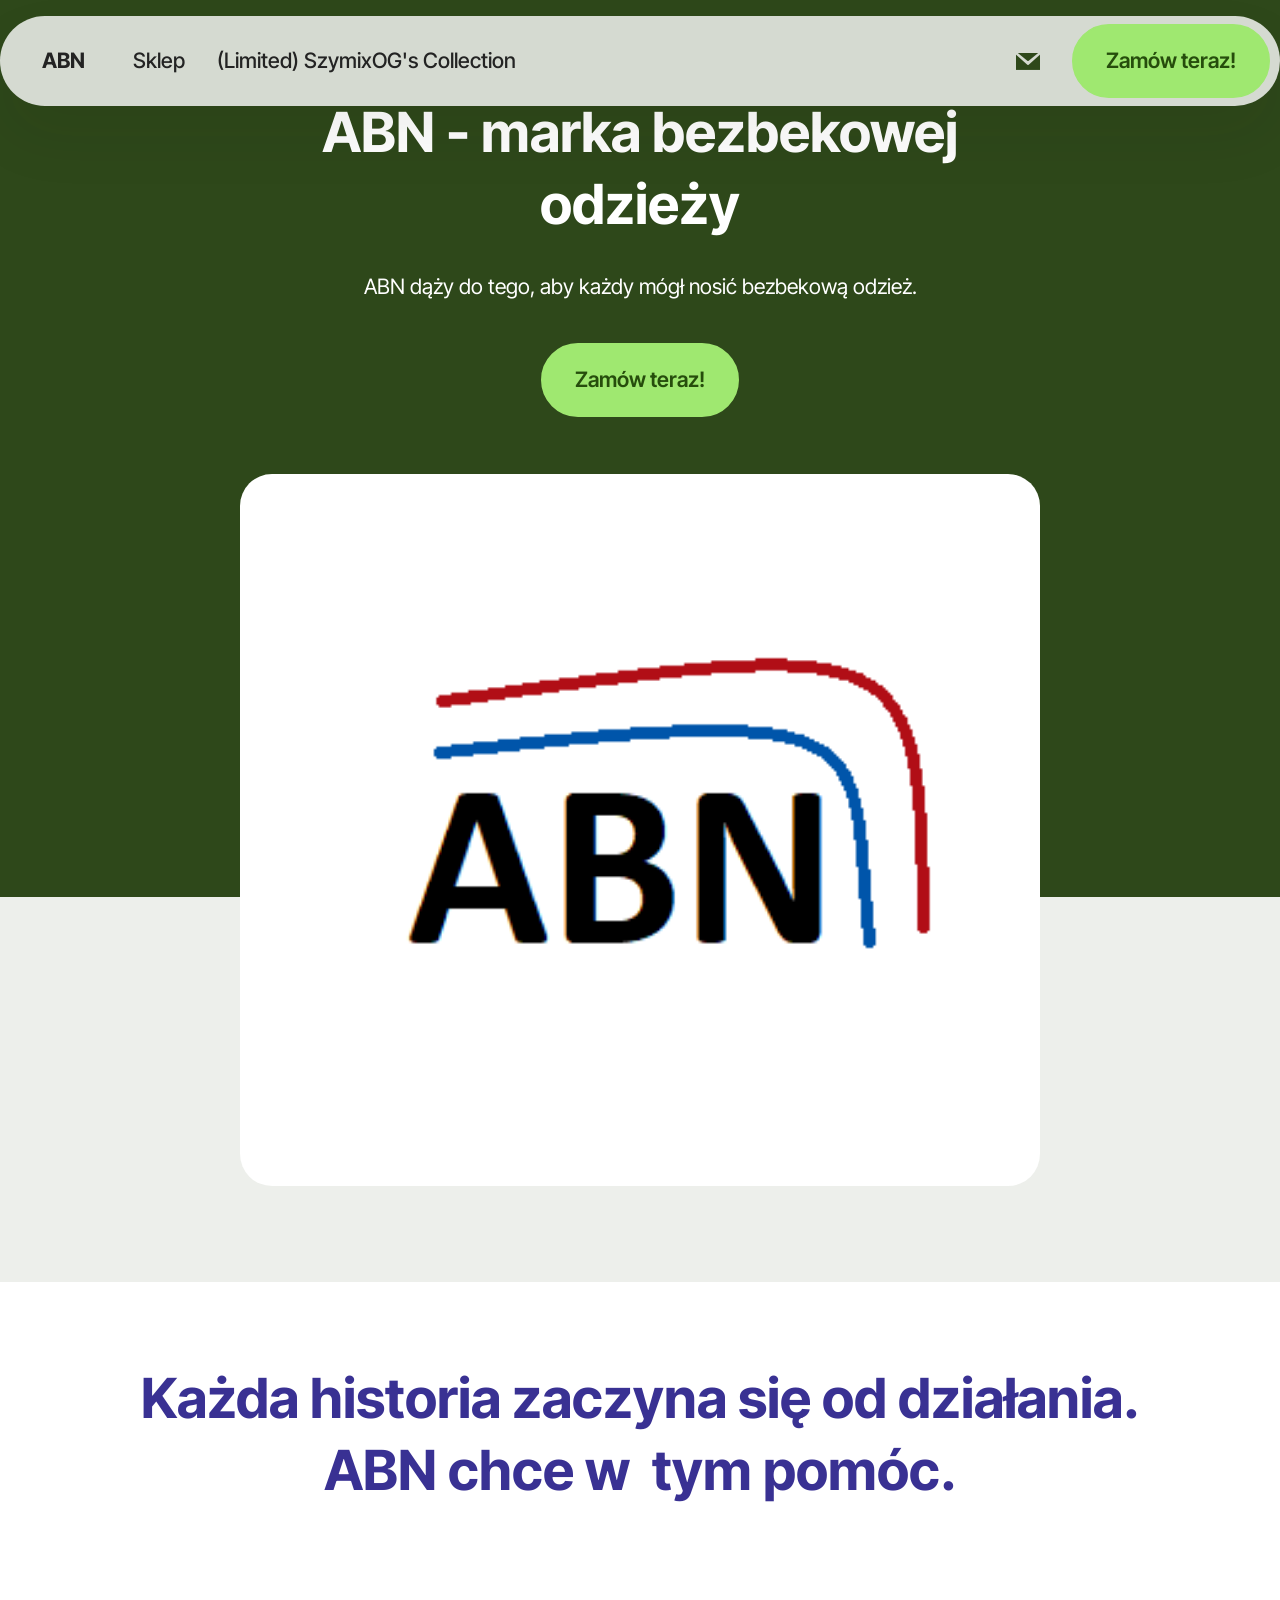
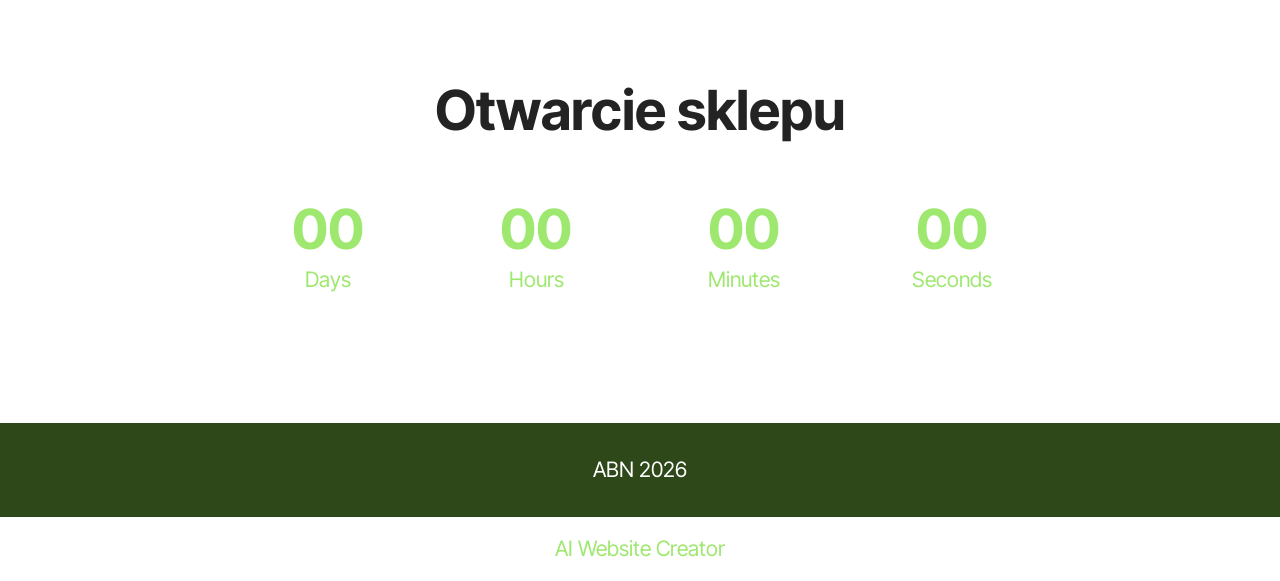
<file: index.html>
<!DOCTYPE html>
<html  >
<head>
  <!-- Site made with Mobirise Website Builder v6.1.12, https://mobirise.com -->
  <meta charset="UTF-8">
  <meta http-equiv="X-UA-Compatible" content="IE=edge">
  <meta name="generator" content="Mobirise v6.1.12, mobirise.com">
  <meta name="viewport" content="width=device-width, initial-scale=1, minimum-scale=1">
  <link rel="shortcut icon" href="assets/images/abn-1.png" type="image/x-icon">
  <meta name="description" content="">
  
  
  <title>Home</title>
  <link rel="stylesheet" href="assets/web/assets/mobirise-icons2/mobirise2.css">
  <link rel="stylesheet" href="assets/bootstrap/css/bootstrap.min.css">
  <link rel="stylesheet" href="assets/dropdown/css/style.css">
  <link rel="stylesheet" href="assets/socicon/css/styles.css">
  <link rel="stylesheet" href="assets/theme/css/style.css">
  <link rel="preload" href="https://fonts.googleapis.com/css?family=Inter+Tight:100,200,300,400,500,600,700,800,900,100i,200i,300i,400i,500i,600i,700i,800i,900i&display=swap" as="style" onload="this.onload=null;this.rel='stylesheet'">
  <noscript><link rel="stylesheet" href="https://fonts.googleapis.com/css?family=Inter+Tight:100,200,300,400,500,600,700,800,900,100i,200i,300i,400i,500i,600i,700i,800i,900i&display=swap"></noscript>
  <link rel="preload" as="style" href="assets/mobirise/css/mbr-additional.css?v=lJXHbx"><link rel="stylesheet" href="assets/mobirise/css/mbr-additional.css?v=lJXHbx" type="text/css">

  
  
  
</head>
<body>
  
  <section data-bs-version="5.1" class="menu menu1 cid-vxWdm8sOWc" once="menu" id="menu01-0">
	

	<nav class="navbar navbar-dropdown navbar-fixed-top navbar-expand-lg">
		<div class="container">
			<div class="navbar-brand">
				
				<span class="navbar-caption-wrap"><a class="navbar-caption text-black text-primary display-4" href="index.html">ABN</a></span>
			</div>
			<button class="navbar-toggler" type="button" data-toggle="collapse" data-bs-toggle="collapse" data-target="#navbarSupportedContent" data-bs-target="#navbarSupportedContent" aria-controls="navbarNavAltMarkup" aria-expanded="false" aria-label="Toggle navigation">
				<div class="hamburger">
					<span></span>
					<span></span>
					<span></span>
					<span></span>
				</div>
			</button>
			<div class="collapse navbar-collapse" id="navbarSupportedContent">
				<ul class="navbar-nav nav-dropdown" data-app-modern-menu="true"><li class="nav-item">
						<a class="nav-link link text-black text-primary display-4" href="page2.html">Sklep</a>
					</li>
					
					<li class="nav-item">
						<a class="nav-link link text-black text-primary display-4" href="page1.html">(Limited) SzymixOG's Collection</a>
					</li></ul>
				<div class="icons-menu">
					<a class="iconfont-wrapper" href="mailto:abn-support-start@proton.me?subject=ABN%20">
						<span class="p-2 mbr-iconfont socicon-mail socicon"></span>
					</a>
					
					
					
				</div>
				<div class="navbar-buttons mbr-section-btn"><a class="btn btn-primary display-4">Zamów teraz!</a></div>
			</div>
		</div>
	</nav>
</section>

<section data-bs-version="5.1" class="header5 cid-vxWdudC8wj" id="header05-1">
	

	
	
	<div class="topbg"></div>
	<div class="align-center container-fluid">
		<div class="row justify-content-center">
			<div class="col-md-12 content-head">
				<h1 class="mbr-section-title mbr-fonts-style mb-4 display-2"><strong>ABN - marka bezbekowej odzieży</strong></h1>
				<p class="mbr-text mbr-fonts-style mb-4 display-7">ABN dąży do tego, aby każdy mógł nosić bezbekową odzież.</p>
				<div class="mbr-section-btn mt-3"><a class="btn btn-primary display-7" href="https://mobiri.se">Zamów teraz!</a></div>
			</div>
		</div>
		<div class="row mt-5 justify-content-center">
			<div class="col-12 col-lg-8">
				<img src="assets/images/abn.png" alt="Mobirise Website Builder" title="">
			</div>
		</div>
	</div>
</section>

<section data-bs-version="5.1" class="article14 cid-vxWdHVRhai" id="article14-2">
    
    <div class="container">
        <div class="row justify-content-center">
            <div class="col-md-12 col-lg-10">
                <h3 class="mbr-section-title mbr-fonts-style display-2"><strong>Każda historia zaczyna się od działania. ABN chce w&nbsp; tym pomóc.</strong></h3>
                
            </div>
        </div>
    </div>
</section>

<section data-bs-version="5.1" class="countdown1 cid-vxWeecMCMe" id="countdown1-6">
    
    
    
    
    <div class="container-fluid">
        <div class="row justify-content-center">
            <div class="col-lg-8">
                <h3 class="mbr-section-title mb-5 align-center mbr-fonts-style display-2"><strong>Otwarcie sklepu</strong></h3>
                
                <div class="countdown-cont align-center mb-5 display-2">
                    <div title="Days" class="daysCountdown col-xs-3 col-sm-3 col-md-3 display-4"></div>
                    <div title="Hours" class="hoursCountdown col-xs-3 col-sm-3 col-md-3 display-4"></div>
                    <div title="Minutes" class="minutesCountdown col-xs-3 col-sm-3 col-md-3 display-4"></div>
                    <div title="Seconds" class="secondsCountdown col-xs-3 col-sm-3 col-md-3 display-4"></div>
                    <div class="countdown" data-due-date="2026/11/10"></div>
                </div>
                
                
                
            </div>
        </div>
    </div>
</section>

<section data-bs-version="5.1" class="footer4 cid-vxWdUL7Ym1" once="footers" id="footer04-3">

    

    

    <div class="container">
        <div class="media-container-row align-center mbr-white">
            <div class="col-12">
                <p class="mbr-text mb-0 mbr-fonts-style display-7">ABN 2026</p>
            </div>
        </div>
    </div>
</section><section class="display-7" style="padding: 0;align-items: center;justify-content: center;flex-wrap: wrap;    align-content: center;display: flex;position: relative;height: 4rem;"><a href="https://mobiri.se/5195045" style="flex: 1 1;height: 4rem;position: absolute;width: 100%;z-index: 1;"><img alt="" style="height: 4rem;" src="[data-uri]"></a><p style="margin: 0;text-align: center;" class="display-7">&#8204;</p><a style="z-index:1" href="https://mobirise.com/builder/ai-website-creator.html">AI Website Creator</a></section><script src="assets/bootstrap/js/bootstrap.bundle.min.js"></script>  <script src="assets/smoothscroll/smooth-scroll.js"></script>  <script src="assets/ytplayer/index.js"></script>  <script src="assets/dropdown/js/navbar-dropdown.js"></script>  <script src="assets/countdown/countdown.js"></script>  <script src="assets/theme/js/script.js"></script>  
  
  
</body>
</html>
</file>
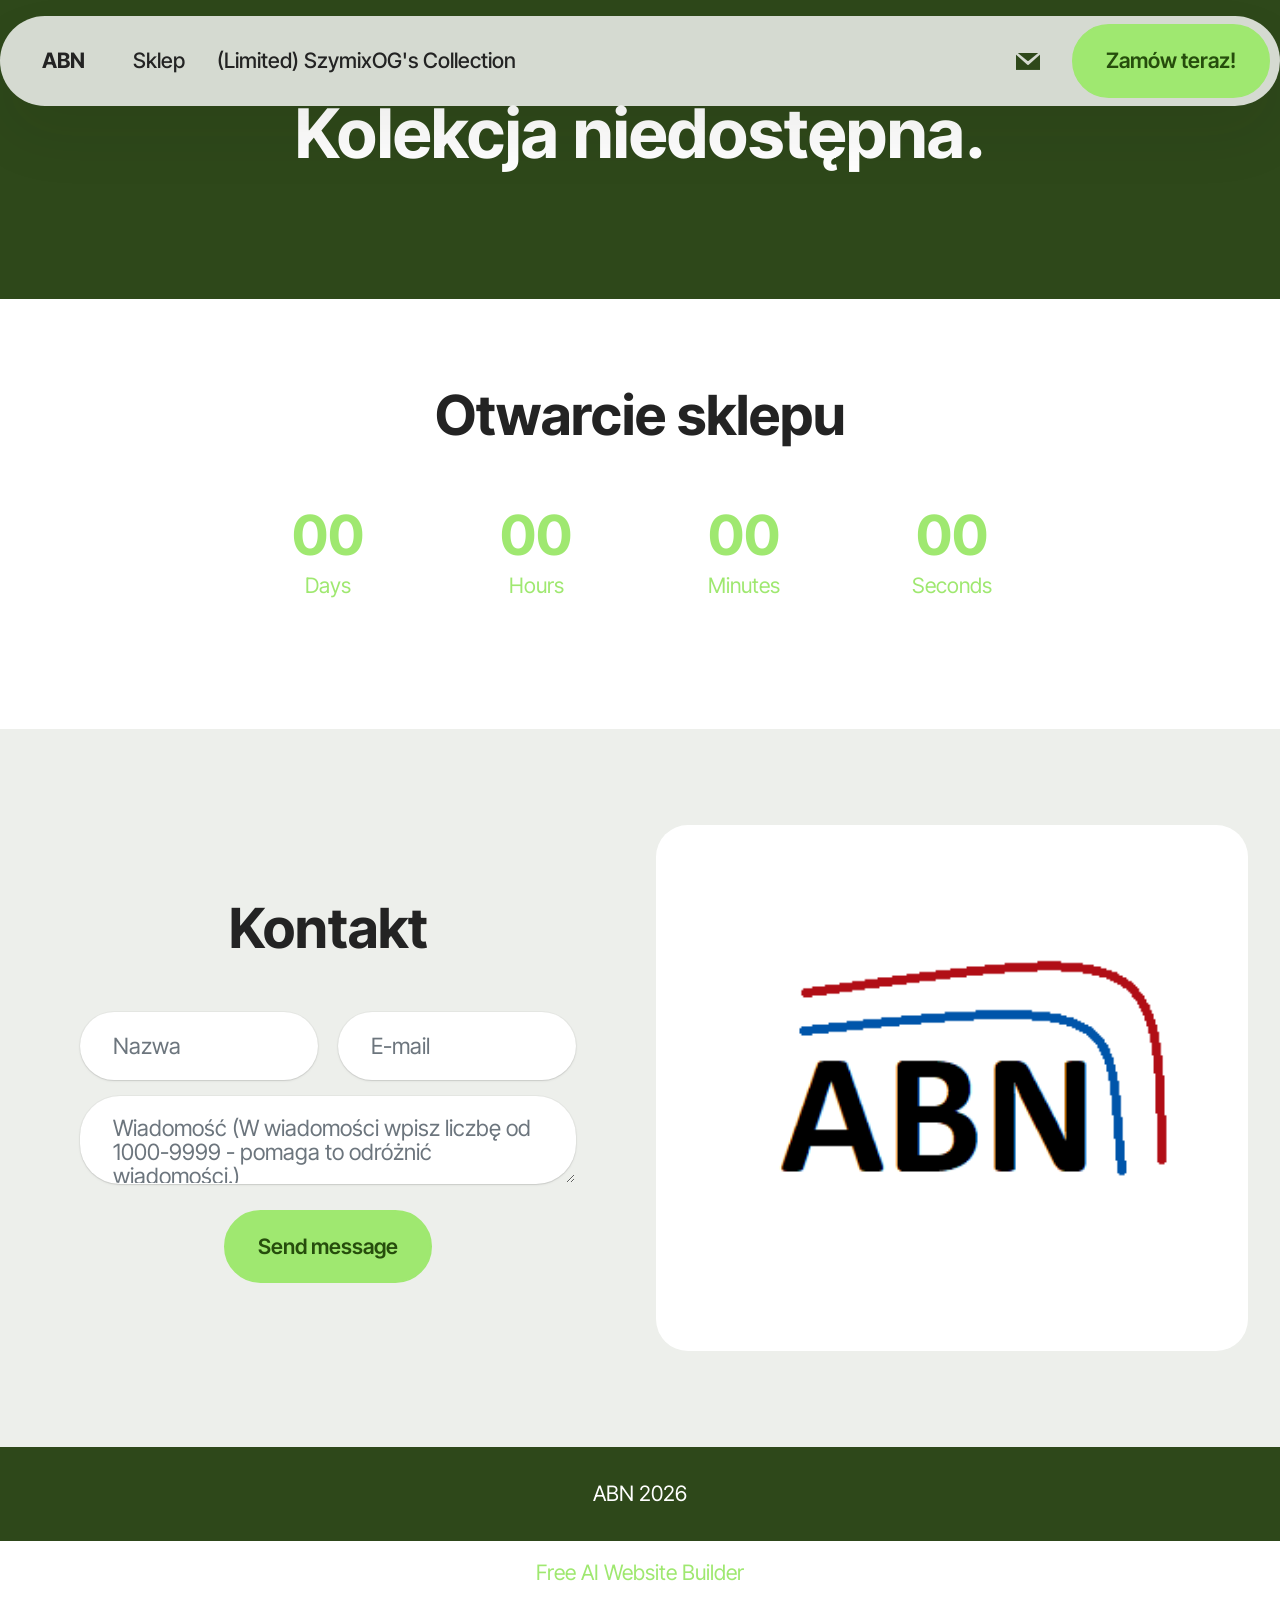
<file: page1.html>
<!DOCTYPE html>
<html  >
<head>
  <!-- Site made with Mobirise Website Builder v6.1.12, https://mobirise.com -->
  <meta charset="UTF-8">
  <meta http-equiv="X-UA-Compatible" content="IE=edge">
  <meta name="generator" content="Mobirise v6.1.12, mobirise.com">
  <meta name="viewport" content="width=device-width, initial-scale=1, minimum-scale=1">
  <link rel="shortcut icon" href="assets/images/abn-1.png" type="image/x-icon">
  <meta name="description" content="">
  
  
  <title>Page 1</title>
  <link rel="stylesheet" href="assets/web/assets/mobirise-icons2/mobirise2.css">
  <link rel="stylesheet" href="assets/bootstrap/css/bootstrap.min.css">
  <link rel="stylesheet" href="assets/dropdown/css/style.css">
  <link rel="stylesheet" href="assets/socicon/css/styles.css">
  <link rel="stylesheet" href="assets/theme/css/style.css">
  <link rel="preload" href="https://fonts.googleapis.com/css?family=Inter+Tight:100,200,300,400,500,600,700,800,900,100i,200i,300i,400i,500i,600i,700i,800i,900i&display=swap" as="style" onload="this.onload=null;this.rel='stylesheet'">
  <noscript><link rel="stylesheet" href="https://fonts.googleapis.com/css?family=Inter+Tight:100,200,300,400,500,600,700,800,900,100i,200i,300i,400i,500i,600i,700i,800i,900i&display=swap"></noscript>
  <link rel="preload" as="style" href="assets/mobirise/css/mbr-additional.css?v=HfjFwb"><link rel="stylesheet" href="assets/mobirise/css/mbr-additional.css?v=HfjFwb" type="text/css">

  
  
  
</head>
<body>
  
  <section data-bs-version="5.1" class="menu menu1 cid-vxWoRi1SAU" once="menu" id="menu01-d">
	

	<nav class="navbar navbar-dropdown navbar-fixed-top navbar-expand-lg">
		<div class="container">
			<div class="navbar-brand">
				
				<span class="navbar-caption-wrap"><a class="navbar-caption text-black text-primary display-4" href="index.html">ABN</a></span>
			</div>
			<button class="navbar-toggler" type="button" data-toggle="collapse" data-bs-toggle="collapse" data-target="#navbarSupportedContent" data-bs-target="#navbarSupportedContent" aria-controls="navbarNavAltMarkup" aria-expanded="false" aria-label="Toggle navigation">
				<div class="hamburger">
					<span></span>
					<span></span>
					<span></span>
					<span></span>
				</div>
			</button>
			<div class="collapse navbar-collapse" id="navbarSupportedContent">
				<ul class="navbar-nav nav-dropdown" data-app-modern-menu="true"><li class="nav-item">
						<a class="nav-link link text-black text-primary display-4" href="page2.html">Sklep</a>
					</li>
					
					<li class="nav-item">
						<a class="nav-link link text-black text-primary display-4" href="page1.html">(Limited) SzymixOG's Collection</a>
					</li></ul>
				<div class="icons-menu">
					<a class="iconfont-wrapper" href="mailto:abn-support-start@proton.me?subject=ABN%20">
						<span class="p-2 mbr-iconfont socicon-mail socicon"></span>
					</a>
					
					
					
				</div>
				<div class="navbar-buttons mbr-section-btn"><a class="btn btn-primary display-4">Zamów teraz!</a></div>
			</div>
		</div>
	</nav>
</section>

<section data-bs-version="5.1" class="info1 cid-vxWrwUsUBV" id="info1-h">
    

    
    
    <div class="align-center container">
        <div class="row justify-content-center">
            <div class="col-12 col-lg-8">
                <h3 class="mbr-section-title mb-4 mbr-fonts-style display-1"><strong>Kolekcja niedostępna.</strong></h3>
                
                
            </div>
        </div>
    </div>
</section>

<section data-bs-version="5.1" class="countdown1 cid-vxWoOlMiIF" id="countdown1-b">
    
    
    
    
    <div class="container-fluid">
        <div class="row justify-content-center">
            <div class="col-lg-8">
                <h3 class="mbr-section-title mb-5 align-center mbr-fonts-style display-2"><strong>Otwarcie sklepu</strong></h3>
                
                <div class="countdown-cont align-center mb-5 display-2">
                    <div title="Days" class="daysCountdown col-xs-3 col-sm-3 col-md-3 display-4"></div>
                    <div title="Hours" class="hoursCountdown col-xs-3 col-sm-3 col-md-3 display-4"></div>
                    <div title="Minutes" class="minutesCountdown col-xs-3 col-sm-3 col-md-3 display-4"></div>
                    <div title="Seconds" class="secondsCountdown col-xs-3 col-sm-3 col-md-3 display-4"></div>
                    <div class="countdown" data-due-date="2026/11/10"></div>
                </div>
                
                
                
            </div>
        </div>
    </div>
</section>

<section data-bs-version="5.1" class="form03 cid-vxWp9tzCsk" id="form03-g">
    

    

    <div class="container">
        <div class="row justify-content-center align-items-center main-row">
            <div class="col-12 col-lg item-wrapper">
                <div class="mbr-section-head mb-5">
                    <h3 class="mbr-section-title mbr-fonts-style align-center mb-0 display-2"><strong>Kontakt</strong></h3>
                    
                </div>
                <div class="col-lg-12 mx-auto mbr-form" data-form-type="formoid">
                    <form action="https://mobirise.eu/" method="POST" class="mbr-form form-with-styler" data-form-title="Form Name"><input type="hidden" name="email" data-form-email="true" value="eEZANRsx0iR2zbhKsEp3JkFulFKgaweVfzJcI8gOgPD37p6b9JLdRtHzdS8PDGPBRVxVyCNtHecmHOtznUVH/BSdAP/TmwDHCEN8oZSn0tUdmALtFVEDl6LWl5N/Uj0l">
                        <div class="row">
                            <div hidden="hidden" data-form-alert="" class="alert alert-success col-12">Dziękujemy za kontakt! W najbliższym czasie konsultant odpowie na email! 
Kod: 22173381
Kod powyżej wymagany jest do potwierdzenia autentyczności informacji.

Ta wiadomość została wygenerowana automatycznie, odpowiedź skutkuje brakiem odpowiedzi konsultanta.</div>
                            <div hidden="hidden" data-form-alert-danger="" class="alert alert-danger col-12">
                                Oops...! some problem!
                            </div>
                        </div>
                        <div class="dragArea row">
                            <div class="col-md col-sm-12 form-group mb-3 mb-3" data-for="name">
                                <input type="text" name="name" placeholder="Nazwa" data-form-field="name" class="form-control" value="" id="name-form03-g">
                            </div>
                            <div class="col-md col-sm-12 form-group mb-3 mb-3" data-for="email">
                                <input type="email" name="email" placeholder="E-mail" data-form-field="email" class="form-control" value="" id="email-form03-g">
                            </div>
                            
                            <div class="col-12 form-group mb-3 mb-3" data-for="textarea">
                                <textarea name="textarea" placeholder="Wiadomość (W wiadomości wpisz liczbę od 1000-9999 - pomaga to odróżnić wiadomości.)" data-form-field="textarea" class="form-control" id="textarea-form03-g"></textarea>
                            </div>
                            <div class="col-auto align-center mbr-section-btn">
                              <button type="submit" class="w-100 btn btn-primary display-7">Send message</button>
                            </div>
                        </div>
                    </form>
                </div>


            </div>
            <div class="col-12 col-lg-6">
                <div class="image-wrapper">
                    <img class="w-100" src="assets/images/abn.png" alt="Mobirise Website Builder">
                </div>
            </div>

        </div>
    </div>
</section>

<section data-bs-version="5.1" class="footer4 cid-vxWoZmYeye" once="footers" id="footer04-e">

    

    

    <div class="container">
        <div class="media-container-row align-center mbr-white">
            <div class="col-12">
                <p class="mbr-text mb-0 mbr-fonts-style display-7">ABN 2026</p>
            </div>
        </div>
    </div>
</section><section class="display-7" style="padding: 0;align-items: center;justify-content: center;flex-wrap: wrap;    align-content: center;display: flex;position: relative;height: 4rem;"><a href="https://mobiri.se/5195045" style="flex: 1 1;height: 4rem;position: absolute;width: 100%;z-index: 1;"><img alt="" style="height: 4rem;" src="[data-uri]"></a><p style="margin: 0;text-align: center;" class="display-7">&#8204;</p><a style="z-index:1" href="https://mobirise.com/builder/ai-website-builder.html">Free AI Website Builder</a></section><script src="assets/bootstrap/js/bootstrap.bundle.min.js"></script>  <script src="assets/smoothscroll/smooth-scroll.js"></script>  <script src="assets/ytplayer/index.js"></script>  <script src="assets/dropdown/js/navbar-dropdown.js"></script>  <script src="assets/countdown/countdown.js"></script>  <script src="assets/theme/js/script.js"></script>  <script src="assets/formoid/formoid.min.js"></script>  
  
  
</body>
</html>
</file>
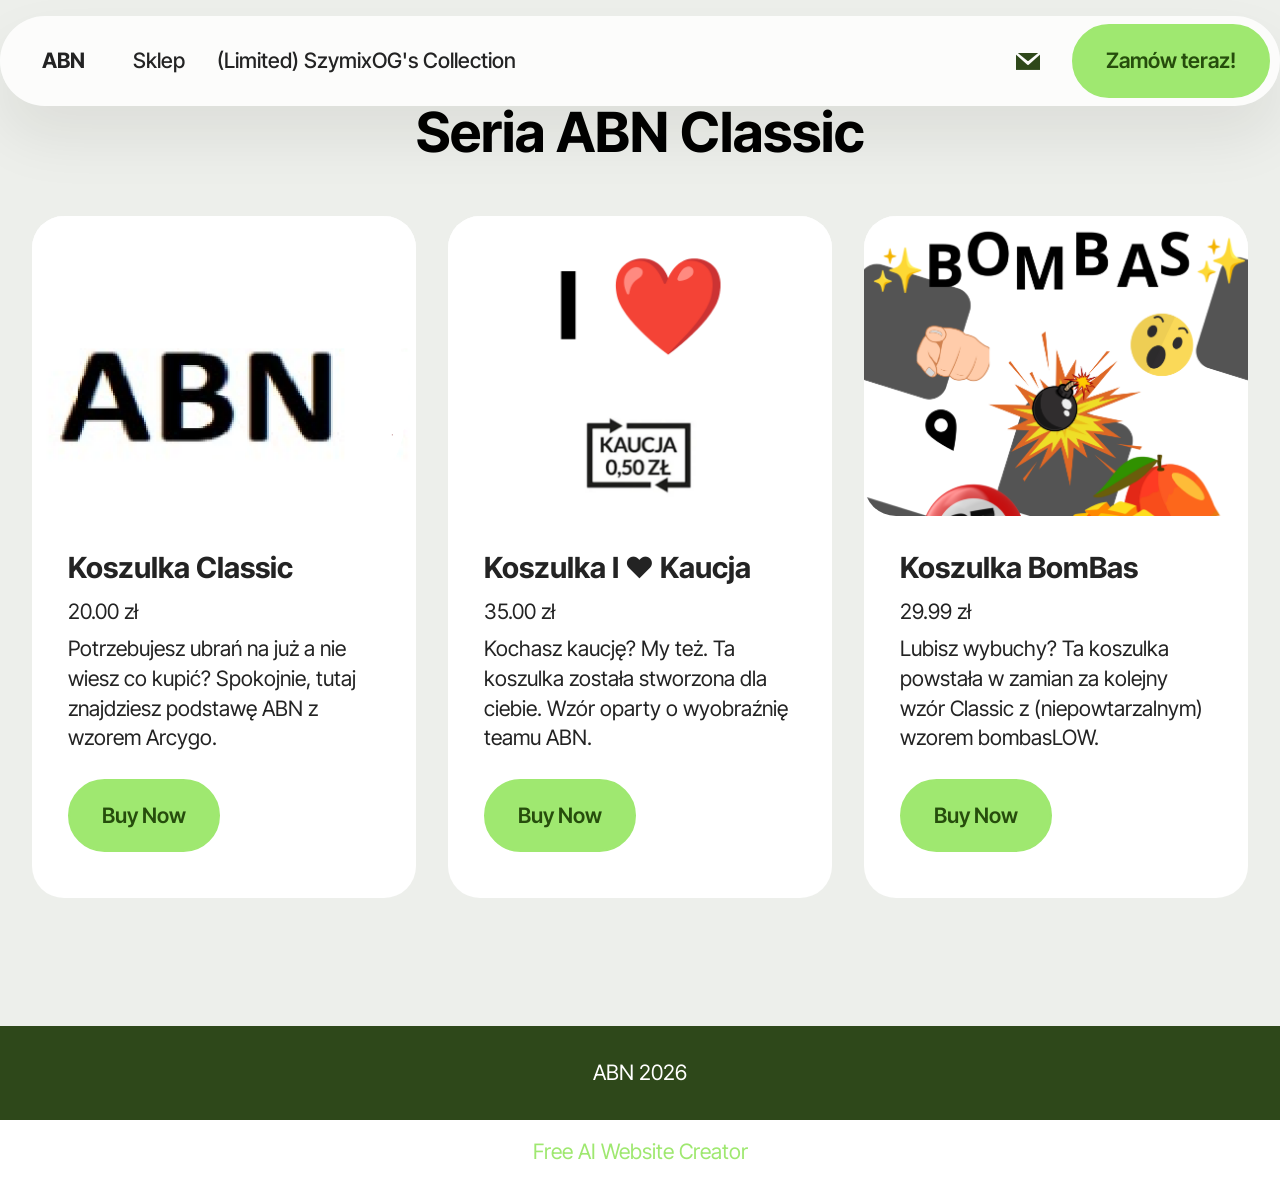
<file: page2.html>
<!DOCTYPE html>
<html  >
<head>
  <!-- Site made with Mobirise Website Builder v6.1.12, https://mobirise.com -->
  <meta charset="UTF-8">
  <meta http-equiv="X-UA-Compatible" content="IE=edge">
  <meta name="generator" content="Mobirise v6.1.12, mobirise.com">
  <meta name="viewport" content="width=device-width, initial-scale=1, minimum-scale=1">
  <link rel="shortcut icon" href="assets/images/abn-1.png" type="image/x-icon">
  <meta name="description" content="">
  
  
  <title>Page 2</title>
  <link rel="stylesheet" href="assets/web/assets/mobirise-icons2/mobirise2.css">
  <link rel="stylesheet" href="assets/bootstrap/css/bootstrap.min.css">
  <link rel="stylesheet" href="assets/dropdown/css/style.css">
  <link rel="stylesheet" href="assets/socicon/css/styles.css">
  <link rel="stylesheet" href="assets/theme/css/style.css">
  <link rel="preload" href="https://fonts.googleapis.com/css?family=Inter+Tight:100,200,300,400,500,600,700,800,900,100i,200i,300i,400i,500i,600i,700i,800i,900i&display=swap" as="style" onload="this.onload=null;this.rel='stylesheet'">
  <noscript><link rel="stylesheet" href="https://fonts.googleapis.com/css?family=Inter+Tight:100,200,300,400,500,600,700,800,900,100i,200i,300i,400i,500i,600i,700i,800i,900i&display=swap"></noscript>
  <link rel="preload" as="style" href="assets/mobirise/css/mbr-additional.css?v=fFtcHi"><link rel="stylesheet" href="assets/mobirise/css/mbr-additional.css?v=fFtcHi" type="text/css">

  
  
  
</head>
<body>
  
  <section data-bs-version="5.1" class="menu menu1 cid-vxWoRi1SAU" once="menu" id="menu01-i">
	

	<nav class="navbar navbar-dropdown navbar-fixed-top navbar-expand-lg">
		<div class="container">
			<div class="navbar-brand">
				
				<span class="navbar-caption-wrap"><a class="navbar-caption text-black text-primary display-4" href="index.html">ABN</a></span>
			</div>
			<button class="navbar-toggler" type="button" data-toggle="collapse" data-bs-toggle="collapse" data-target="#navbarSupportedContent" data-bs-target="#navbarSupportedContent" aria-controls="navbarNavAltMarkup" aria-expanded="false" aria-label="Toggle navigation">
				<div class="hamburger">
					<span></span>
					<span></span>
					<span></span>
					<span></span>
				</div>
			</button>
			<div class="collapse navbar-collapse" id="navbarSupportedContent">
				<ul class="navbar-nav nav-dropdown" data-app-modern-menu="true"><li class="nav-item">
						<a class="nav-link link text-black text-primary display-4" href="page2.html">Sklep</a>
					</li>
					
					<li class="nav-item">
						<a class="nav-link link text-black text-primary display-4" href="page1.html">(Limited) SzymixOG's Collection</a>
					</li></ul>
				<div class="icons-menu">
					<a class="iconfont-wrapper" href="mailto:abn-support-start@proton.me?subject=ABN%20">
						<span class="p-2 mbr-iconfont socicon-mail socicon"></span>
					</a>
					
					
					
				</div>
				<div class="navbar-buttons mbr-section-btn"><a class="btn btn-primary display-4">Zamów teraz!</a></div>
			</div>
		</div>
	</nav>
</section>

<section data-bs-version="5.1" class="pricing02 cid-vxWs9H8OCS" id="pricing02-l">
  
  
  <div class="container">
    <div class="row justify-content-center">
      <div class="col-12 content-head">
        <div class="mbr-section-head mb-5">
          <h4 class="mbr-section-title mbr-fonts-style align-center mb-0 display-2"><strong>Seria ABN Classic</strong></h4>
          
          
        </div>
      </div>
    </div>
    <div class="row">
      <div class="item features-image col-12 col-md-6 col-lg-4">
        <div class="item-wrapper">
          <div class="item-img">
            <img src="assets/images/zz.png" alt="Mobirise Website Builder">
          </div>
          <div class="item-content">
            <h5 class="item-title mbr-fonts-style display-5"><strong>Koszulka Classic</strong></h5>
            <h6 class="item-subtitle mbr-fonts-style display-7">20.00 zł</h6>
            <p class="mbr-text mbr-fonts-style display-7">Potrzebujesz ubrań na już a nie wiesz co kupić? Spokojnie, tutaj znajdziesz podstawę ABN z wzorem Arcygo.<br></p>
            <div class="mbr-section-btn item-footer"><a href="" class="btn item-btn btn-primary display-7">Buy Now</a></div>
          </div>

        </div>
      </div>
      <div class="item features-image col-12 col-md-6 col-lg-4">
        <div class="item-wrapper">
          <div class="item-img">
            <img src="assets/images/i-kaucja.png" alt="ABN copyright protection">
          </div>
          <div class="item-content">
            <h5 class="item-title mbr-fonts-style display-5"><strong>Koszulka I ❤️ Kaucja</strong></h5>
            <h6 class="item-subtitle mbr-fonts-style display-7">35.00 zł</h6>
            <p class="mbr-text mbr-fonts-style display-7">Kochasz kaucję? My też. Ta koszulka została stworzona dla ciebie. Wzór oparty o wyobraźnię teamu ABN.<br></p>
            <div class="mbr-section-btn item-footer"><a href="" class="btn item-btn btn-primary display-7">Buy Now</a></div>
          </div>
        </div>
      </div>
      <div class="item features-image col-12 col-md-6 col-lg-4">
        <div class="item-wrapper">
          <div class="item-img">
            <img src="assets/images/abn-szymix-collection.png" alt="Abn copyright protection shirt2">
          </div>
          <div class="item-content">
            <h5 class="item-title mbr-fonts-style display-5"><strong>Koszulka BomBas</strong></h5>
            <h6 class="item-subtitle mbr-fonts-style display-7">29.99 zł</h6>
            <p class="mbr-text mbr-fonts-style display-7">Lubisz wybuchy? Ta koszulka powstała w zamian za kolejny wzór Classic z (niepowtarzalnym) wzorem bombasLOW.</p>
            <div class="mbr-section-btn item-footer"><a href="" class="btn item-btn btn-primary display-7">Buy Now</a></div>
          </div>
        </div>
      </div>
    </div>
  </div>
</section>

<section data-bs-version="5.1" class="footer4 cid-vxWoZmYeye" once="footers" id="footer04-j">

    

    

    <div class="container">
        <div class="media-container-row align-center mbr-white">
            <div class="col-12">
                <p class="mbr-text mb-0 mbr-fonts-style display-7">ABN 2026</p>
            </div>
        </div>
    </div>
</section><section class="display-7" style="padding: 0;align-items: center;justify-content: center;flex-wrap: wrap;    align-content: center;display: flex;position: relative;height: 4rem;"><a href="https://mobiri.se/5195045" style="flex: 1 1;height: 4rem;position: absolute;width: 100%;z-index: 1;"><img alt="" style="height: 4rem;" src="[data-uri]"></a><p style="margin: 0;text-align: center;" class="display-7">&#8204;</p><a style="z-index:1" href="https://mobirise.com/builder/ai-website-creator.html">Free AI Website Creator</a></section><script src="assets/bootstrap/js/bootstrap.bundle.min.js"></script>  <script src="assets/smoothscroll/smooth-scroll.js"></script>  <script src="assets/ytplayer/index.js"></script>  <script src="assets/dropdown/js/navbar-dropdown.js"></script>  <script src="assets/theme/js/script.js"></script>  
  
  
</body>
</html>
</file>
<file: assets/web/assets/mobirise-icons2/mobirise2.css>
@font-face {
  font-family: 'Moririse2';
  font-display: swap;
  src:  url('mobirise2.eot?f2bix4');
  src:  url('mobirise2.eot?f2bix4#iefix') format('embedded-opentype'),
    url('mobirise2.woff2?f2bix4') format('woff2'),
    url('mobirise2.woff?f2bix4') format('woff'),
    url('mobirise2.ttf?f2bix4') format('truetype'),
    url('mobirise2.svg?f2bix4#mobirise2') format('svg');
  font-weight: normal;
  font-style: normal;
}

[class^="mobi-"], [class*=" mobi-"] {
  /* use !important to prevent issues with browser extensions that change fonts */
  font-family: 'Moririse2' !important;
  speak: none;
  font-style: normal;
  font-weight: normal;
  font-variant: normal;
  text-transform: none;
  line-height: 1;

  /* Better Font Rendering =========== */
  -webkit-font-smoothing: antialiased;
  -moz-osx-font-smoothing: grayscale;
}

.mobi-mbri-add-submenu:before {
  content: "\e900";
}
.mobi-mbri-alert:before {
  content: "\e901";
}
.mobi-mbri-align-center:before {
  content: "\e902";
}
.mobi-mbri-align-justify:before {
  content: "\e903";
}
.mobi-mbri-align-left:before {
  content: "\e904";
}
.mobi-mbri-align-right:before {
  content: "\e905";
}
.mobi-mbri-android:before {
  content: "\e906";
}
.mobi-mbri-apple:before {
  content: "\e907";
}
.mobi-mbri-arrow-down:before {
  content: "\e908";
}
.mobi-mbri-arrow-next:before {
  content: "\e909";
}
.mobi-mbri-arrow-prev:before {
  content: "\e90a";
}
.mobi-mbri-arrow-up:before {
  content: "\e90b";
}
.mobi-mbri-bold:before {
  content: "\e90c";
}
.mobi-mbri-bookmark:before {
  content: "\e90d";
}
.mobi-mbri-bootstrap:before {
  content: "\e90e";
}
.mobi-mbri-briefcase:before {
  content: "\e90f";
}
.mobi-mbri-browse:before {
  content: "\e910";
}
.mobi-mbri-bulleted-list:before {
  content: "\e911";
}
.mobi-mbri-calendar:before {
  content: "\e912";
}
.mobi-mbri-camera:before {
  content: "\e913";
}
.mobi-mbri-cart-add:before {
  content: "\e914";
}
.mobi-mbri-cart-full:before {
  content: "\e915";
}
.mobi-mbri-cash:before {
  content: "\e916";
}
.mobi-mbri-change-style:before {
  content: "\e917";
}
.mobi-mbri-chat:before {
  content: "\e918";
}
.mobi-mbri-clock:before {
  content: "\e919";
}
.mobi-mbri-close:before {
  content: "\e91a";
}
.mobi-mbri-cloud:before {
  content: "\e91b";
}
.mobi-mbri-code:before {
  content: "\e91c";
}
.mobi-mbri-contact-form:before {
  content: "\e91d";
}
.mobi-mbri-credit-card:before {
  content: "\e91e";
}
.mobi-mbri-cursor-click:before {
  content: "\e91f";
}
.mobi-mbri-cust-feedback:before {
  content: "\e920";
}
.mobi-mbri-database:before {
  content: "\e921";
}
.mobi-mbri-delivery:before {
  content: "\e922";
}
.mobi-mbri-desktop:before {
  content: "\e923";
}
.mobi-mbri-devices:before {
  content: "\e924";
}
.mobi-mbri-down:before {
  content: "\e925";
}
.mobi-mbri-download-2:before {
  content: "\e926";
}
.mobi-mbri-download:before {
  content: "\e927";
}
.mobi-mbri-drag-n-drop-2:before {
  content: "\e928";
}
.mobi-mbri-drag-n-drop:before {
  content: "\e929";
}
.mobi-mbri-edit-2:before {
  content: "\e92a";
}
.mobi-mbri-edit:before {
  content: "\e92b";
}
.mobi-mbri-error:before {
  content: "\e92c";
}
.mobi-mbri-extension:before {
  content: "\e92d";
}
.mobi-mbri-features:before {
  content: "\e92e";
}
.mobi-mbri-file:before {
  content: "\e92f";
}
.mobi-mbri-flag:before {
  content: "\e930";
}
.mobi-mbri-folder:before {
  content: "\e931";
}
.mobi-mbri-gift:before {
  content: "\e932";
}
.mobi-mbri-github:before {
  content: "\e933";
}
.mobi-mbri-globe-2:before {
  content: "\e934";
}
.mobi-mbri-globe:before {
  content: "\e935";
}
.mobi-mbri-growing-chart:before {
  content: "\e936";
}
.mobi-mbri-hearth:before {
  content: "\e937";
}
.mobi-mbri-help:before {
  content: "\e938";
}
.mobi-mbri-home:before {
  content: "\e939";
}
.mobi-mbri-hot-cup:before {
  content: "\e93a";
}
.mobi-mbri-idea:before {
  content: "\e93b";
}
.mobi-mbri-image-gallery:before {
  content: "\e93c";
}
.mobi-mbri-image-slider:before {
  content: "\e93d";
}
.mobi-mbri-info:before {
  content: "\e93e";
}
.mobi-mbri-italic:before {
  content: "\e93f";
}
.mobi-mbri-key:before {
  content: "\e940";
}
.mobi-mbri-laptop:before {
  content: "\e941";
}
.mobi-mbri-layers:before {
  content: "\e942";
}
.mobi-mbri-left-right:before {
  content: "\e943";
}
.mobi-mbri-left:before {
  content: "\e944";
}
.mobi-mbri-letter:before {
  content: "\e945";
}
.mobi-mbri-like:before {
  content: "\e946";
}
.mobi-mbri-link:before {
  content: "\e947";
}
.mobi-mbri-lock:before {
  content: "\e948";
}
.mobi-mbri-login:before {
  content: "\e949";
}
.mobi-mbri-logout:before {
  content: "\e94a";
}
.mobi-mbri-magic-stick:before {
  content: "\e94b";
}
.mobi-mbri-map-pin:before {
  content: "\e94c";
}
.mobi-mbri-menu:before {
  content: "\e94d";
}
.mobi-mbri-mobile-2:before {
  content: "\e94e";
}
.mobi-mbri-mobile-horizontal:before {
  content: "\e94f";
}
.mobi-mbri-mobile:before {
  content: "\e950";
}
.mobi-mbri-mobirise:before {
  content: "\e951";
}
.mobi-mbri-more-horizontal:before {
  content: "\e952";
}
.mobi-mbri-more-vertical:before {
  content: "\e953";
}
.mobi-mbri-music:before {
  content: "\e954";
}
.mobi-mbri-new-file:before {
  content: "\e955";
}
.mobi-mbri-numbered-list:before {
  content: "\e956";
}
.mobi-mbri-opened-folder:before {
  content: "\e957";
}
.mobi-mbri-pages:before {
  content: "\e958";
}
.mobi-mbri-paper-plane:before {
  content: "\e959";
}
.mobi-mbri-paperclip:before {
  content: "\e95a";
}
.mobi-mbri-phone:before {
  content: "\e95b";
}
.mobi-mbri-photo:before {
  content: "\e95c";
}
.mobi-mbri-photos:before {
  content: "\e95d";
}
.mobi-mbri-pin:before {
  content: "\e95e";
}
.mobi-mbri-play:before {
  content: "\e95f";
}
.mobi-mbri-plus:before {
  content: "\e960";
}
.mobi-mbri-preview:before {
  content: "\e961";
}
.mobi-mbri-print:before {
  content: "\e962";
}
.mobi-mbri-protect:before {
  content: "\e963";
}
.mobi-mbri-question:before {
  content: "\e964";
}
.mobi-mbri-quote-left:before {
  content: "\e965";
}
.mobi-mbri-quote-right:before {
  content: "\e966";
}
.mobi-mbri-redo:before {
  content: "\e967";
}
.mobi-mbri-refresh:before {
  content: "\e968";
}
.mobi-mbri-responsive-2:before {
  content: "\e969";
}
.mobi-mbri-responsive:before {
  content: "\e96a";
}
.mobi-mbri-right:before {
  content: "\e96b";
}
.mobi-mbri-rocket:before {
  content: "\e96c";
}
.mobi-mbri-sad-face:before {
  content: "\e96d";
}
.mobi-mbri-sale:before {
  content: "\e96e";
}
.mobi-mbri-save:before {
  content: "\e96f";
}
.mobi-mbri-search:before {
  content: "\e970";
}
.mobi-mbri-setting-2:before {
  content: "\e971";
}
.mobi-mbri-setting-3:before {
  content: "\e972";
}
.mobi-mbri-setting:before {
  content: "\e973";
}
.mobi-mbri-share:before {
  content: "\e974";
}
.mobi-mbri-shopping-bag:before {
  content: "\e975";
}
.mobi-mbri-shopping-basket:before {
  content: "\e976";
}
.mobi-mbri-shopping-cart:before {
  content: "\e977";
}
.mobi-mbri-sites:before {
  content: "\e978";
}
.mobi-mbri-smile-face:before {
  content: "\e979";
}
.mobi-mbri-speed:before {
  content: "\e97a";
}
.mobi-mbri-star:before {
  content: "\e97b";
}
.mobi-mbri-success:before {
  content: "\e97c";
}
.mobi-mbri-sun:before {
  content: "\e97d";
}
.mobi-mbri-sun2:before {
  content: "\e97e";
}
.mobi-mbri-tablet-vertical:before {
  content: "\e97f";
}
.mobi-mbri-tablet:before {
  content: "\e980";
}
.mobi-mbri-target:before {
  content: "\e981";
}
.mobi-mbri-timer:before {
  content: "\e982";
}
.mobi-mbri-to-ftp:before {
  content: "\e983";
}
.mobi-mbri-to-local-drive:before {
  content: "\e984";
}
.mobi-mbri-touch-swipe:before {
  content: "\e985";
}
.mobi-mbri-touch:before {
  content: "\e986";
}
.mobi-mbri-trash:before {
  content: "\e987";
}
.mobi-mbri-underline:before {
  content: "\e988";
}
.mobi-mbri-undo:before {
  content: "\e989";
}
.mobi-mbri-unlink:before {
  content: "\e98a";
}
.mobi-mbri-unlock:before {
  content: "\e98b";
}
.mobi-mbri-up-down:before {
  content: "\e98c";
}
.mobi-mbri-up:before {
  content: "\e98d";
}
.mobi-mbri-update:before {
  content: "\e98e";
}
.mobi-mbri-upload-2:before {
  content: "\e98f";
}
.mobi-mbri-upload:before {
  content: "\e990";
}
.mobi-mbri-user-2:before {
  content: "\e991";
}
.mobi-mbri-user:before {
  content: "\e992";
}
.mobi-mbri-users:before {
  content: "\e993";
}
.mobi-mbri-video-play:before {
  content: "\e994";
}
.mobi-mbri-video:before {
  content: "\e995";
}
.mobi-mbri-watch:before {
  content: "\e996";
}
.mobi-mbri-website-theme-2:before {
  content: "\e997";
}
.mobi-mbri-website-theme:before {
  content: "\e998";
}
.mobi-mbri-wifi:before {
  content: "\e999";
}
.mobi-mbri-windows:before {
  content: "\e99a";
}
.mobi-mbri-zoom-in:before {
  content: "\e99b";
}
.mobi-mbri-zoom-out:before {
  content: "\e99c";
}
</file>
<file: assets/dropdown/css/style.css>
.navbar-dropdown {
  left: 0;
  padding: 0;
  position: absolute;
  right: 0;
  top: 0;
  transition: all 0.45s ease;
  z-index: 1030;
  background: #282828; }
  .navbar-dropdown .navbar-logo {
    margin-right: 0.8rem;
    transition: margin 0.3s ease-in-out;
    vertical-align: middle; }
    .navbar-dropdown .navbar-logo img {
      height: 3.125rem;
      transition: all 0.3s ease-in-out; }
    .navbar-dropdown .navbar-logo.mbr-iconfont {
      font-size: 3.125rem;
      line-height: 3.125rem; }
  .navbar-dropdown .navbar-caption {
    font-weight: 700;
    white-space: normal;
    vertical-align: -4px;
    line-height: 3.125rem !important; }
    .navbar-dropdown .navbar-caption, .navbar-dropdown .navbar-caption:hover {
      color: inherit;
      text-decoration: none; }
  .navbar-dropdown .mbr-iconfont + .navbar-caption {
    vertical-align: -1px; }
  .navbar-dropdown.navbar-fixed-top {
    position: fixed; }
  .navbar-dropdown .navbar-brand span {
    vertical-align: -4px; }
  .navbar-dropdown.bg-color.transparent {
    background: none; }
  .navbar-dropdown.navbar-short .navbar-brand {
    padding: 0.625rem 0; }
    .navbar-dropdown.navbar-short .navbar-brand span {
      vertical-align: -1px; }
  .navbar-dropdown.navbar-short .navbar-caption {
    line-height: 2.375rem !important;
    vertical-align: -2px; }
  .navbar-dropdown.navbar-short .navbar-logo {
    margin-right: 0.5rem; }
    .navbar-dropdown.navbar-short .navbar-logo img {
      height: 2.375rem; }
    .navbar-dropdown.navbar-short .navbar-logo.mbr-iconfont {
      font-size: 2.375rem;
      line-height: 2.375rem; }
  .navbar-dropdown.navbar-short .mbr-table-cell {
    height: 3.625rem; }
  .navbar-dropdown .navbar-close {
    left: 0.6875rem;
    position: fixed;
    top: 0.75rem;
    z-index: 1000; }
  .navbar-dropdown .hamburger-icon {
    content: "";
    display: inline-block;
    vertical-align: middle;
    width: 16px;
    -webkit-box-shadow: 0 -6px 0 1px #282828,0 0 0 1px #282828,0 6px 0 1px #282828;
    -moz-box-shadow: 0 -6px 0 1px #282828,0 0 0 1px #282828,0 6px 0 1px #282828;
    box-shadow: 0 -6px 0 1px #282828,0 0 0 1px #282828,0 6px 0 1px #282828; }

.dropdown-menu .dropdown-toggle[data-toggle="dropdown-submenu"]::after {
  border-bottom: 0.35em solid transparent;
  border-left: 0.35em solid;
  border-right: 0;
  border-top: 0.35em solid transparent;
  margin-left: 0.3rem; }

.dropdown-menu .dropdown-item:focus {
  outline: 0; }

.nav-dropdown {
  font-size: 0.75rem;
  font-weight: 500;
  height: auto !important; }
  .nav-dropdown .nav-btn {
    padding-left: 1rem; }
  .nav-dropdown .link {
    margin: .667em 1.667em;
    font-weight: 500;
    padding: 0;
    transition: color .2s ease-in-out; }
    .nav-dropdown .link.dropdown-toggle {
      margin-right: 2.583em; }
      .nav-dropdown .link.dropdown-toggle::after {
        margin-left: .25rem;
        border-top: 0.35em solid;
        border-right: 0.35em solid transparent;
        border-left: 0.35em solid transparent;
        border-bottom: 0; }
      .nav-dropdown .link.dropdown-toggle[aria-expanded="true"] {
        margin: 0;
        padding: 0.667em 3.263em  0.667em 1.667em; }
  .nav-dropdown .link::after,
  .nav-dropdown .dropdown-item::after {
    color: inherit; }
  .nav-dropdown .btn {
    font-size: 0.75rem;
    font-weight: 700;
    letter-spacing: 0;
    margin-bottom: 0;
    padding-left: 1.25rem;
    padding-right: 1.25rem; }
  .nav-dropdown .dropdown-menu {
    border-radius: 0;
    border: 0;
    left: 0;
    margin: 0;
    padding-bottom: 1.25rem;
    padding-top: 1.25rem;
    position: relative; }
  .nav-dropdown .dropdown-submenu {
    margin-left: 0.125rem;
    top: 0; }
  .nav-dropdown .dropdown-item {
    font-weight: 500;
    line-height: 2;
    padding: 0.3846em 4.615em 0.3846em 1.5385em;
    position: relative;
    transition: color .2s ease-in-out, background-color .2s ease-in-out; }
    .nav-dropdown .dropdown-item::after {
      margin-top: -0.3077em;
      position: absolute;
      right: 1.1538em;
      top: 50%; }
    .nav-dropdown .dropdown-item:focus, .nav-dropdown .dropdown-item:hover {
      background: none; }

@media (max-width: 767px) {
  .nav-dropdown.navbar-toggleable-sm {
    bottom: 0;
    display: none;
    left: 0;
    overflow-x: hidden;
    position: fixed;
    top: 0;
    transform: translateX(-100%);
    -ms-transform: translateX(-100%);
    -webkit-transform: translateX(-100%);
    width: 18.75rem;
    z-index: 999; } }
.nav-dropdown.navbar-toggleable-xl {
  bottom: 0;
  display: none;
  left: 0;
  overflow-x: hidden;
  position: fixed;
  top: 0;
  transform: translateX(-100%);
  -ms-transform: translateX(-100%);
  -webkit-transform: translateX(-100%);
  width: 18.75rem;
  z-index: 999; }

.nav-dropdown-sm {
  display: block !important;
  overflow-x: hidden;
  overflow: auto;
  padding-top: 3.875rem; }
  .nav-dropdown-sm::after {
    content: "";
    display: block;
    height: 3rem;
    width: 100%; }
  .nav-dropdown-sm.collapse.in ~ .navbar-close {
    display: block !important; }
  .nav-dropdown-sm.collapsing, .nav-dropdown-sm.collapse.in {
    transform: translateX(0);
    -ms-transform: translateX(0);
    -webkit-transform: translateX(0);
    transition: all 0.25s ease-out;
    -webkit-transition: all 0.25s ease-out;
    background: #282828; }
  .nav-dropdown-sm.collapsing[aria-expanded="false"] {
    transform: translateX(-100%);
    -ms-transform: translateX(-100%);
    -webkit-transform: translateX(-100%); }
  .nav-dropdown-sm .nav-item {
    display: block;
    margin-left: 0 !important;
    padding-left: 0; }
  .nav-dropdown-sm .link,
  .nav-dropdown-sm .dropdown-item {
    border-top: 1px dotted rgba(255, 255, 255, 0.1);
    font-size: 0.8125rem;
    line-height: 1.6;
    margin: 0 !important;
    padding: 0.875rem 2.4rem 0.875rem 1.5625rem !important;
    position: relative;
    white-space: normal; }
    .nav-dropdown-sm .link:focus, .nav-dropdown-sm .link:hover,
    .nav-dropdown-sm .dropdown-item:focus,
    .nav-dropdown-sm .dropdown-item:hover {
      background: rgba(0, 0, 0, 0.2) !important;
      color: #c0a375; }
  .nav-dropdown-sm .nav-btn {
    position: relative;
    padding: 1.5625rem 1.5625rem 0 1.5625rem; }
    .nav-dropdown-sm .nav-btn::before {
      border-top: 1px dotted rgba(255, 255, 255, 0.1);
      content: "";
      left: 0;
      position: absolute;
      top: 0;
      width: 100%; }
    .nav-dropdown-sm .nav-btn + .nav-btn {
      padding-top: 0.625rem; }
      .nav-dropdown-sm .nav-btn + .nav-btn::before {
        display: none; }
  .nav-dropdown-sm .btn {
    padding: 0.625rem 0; }
  .nav-dropdown-sm .dropdown-toggle[data-toggle="dropdown-submenu"]::after {
    margin-left: .25rem;
    border-top: 0.35em solid;
    border-right: 0.35em solid transparent;
    border-left: 0.35em solid transparent;
    border-bottom: 0; }
  .nav-dropdown-sm .dropdown-toggle[data-toggle="dropdown-submenu"][aria-expanded="true"]::after {
    border-top: 0;
    border-right: 0.35em solid transparent;
    border-left: 0.35em solid transparent;
    border-bottom: 0.35em solid; }
  .nav-dropdown-sm .dropdown-menu {
    margin: 0;
    padding: 0;
    position: relative;
    top: 0;
    left: 0;
    width: 100%;
    border: 0;
    float: none;
    border-radius: 0;
    background: none; }
  .nav-dropdown-sm .dropdown-submenu {
    left: 100%;
    margin-left: 0.125rem;
    margin-top: -1.25rem;
    top: 0; }

.navbar-toggleable-sm .nav-dropdown .dropdown-menu {
  position: absolute; }

.navbar-toggleable-sm .nav-dropdown .dropdown-submenu {
  left: 100%;
  margin-left: 0.125rem;
  margin-top: -1.25rem;
  top: 0; }

.navbar-toggleable-sm.opened .nav-dropdown .dropdown-menu {
  position: relative; }

.navbar-toggleable-sm.opened .nav-dropdown .dropdown-submenu {
  left: 0;
  margin-left: 00rem;
  margin-top: 0rem;
  top: 0; }

.is-builder .nav-dropdown.collapsing {
  transition: none !important; }
</file>
<file: assets/socicon/css/styles.css>
@charset "UTF-8";

@font-face {
  font-family: 'Socicon';
  src:  url('../fonts/socicon.eot');
  src:  url('../fonts/socicon.eot?#iefix') format('embedded-opentype'),
    url('../fonts/socicon.woff2') format('woff2'),
    url('../fonts/socicon.ttf') format('truetype'),
    url('../fonts/socicon.woff') format('woff'),
    url('../fonts/socicon.svg#socicon') format('svg');
  font-weight: normal;
  font-style: normal;
  font-display: swap;
}

[data-icon]:before {
  font-family: "socicon" !important;
  content: attr(data-icon);
  font-style: normal !important;
  font-weight: normal !important;
  font-variant: normal !important;
  text-transform: none !important;
  speak: none;
  line-height: 1;
  -webkit-font-smoothing: antialiased;
  -moz-osx-font-smoothing: grayscale;
}

[class^="socicon-"], [class*=" socicon-"] {
  /* use !important to prevent issues with browser extensions that change fonts */
  font-family: 'Socicon' !important;
  speak: none;
  font-style: normal;
  font-weight: normal;
  font-variant: normal;
  text-transform: none;
  line-height: 1;

  /* Better Font Rendering =========== */
  -webkit-font-smoothing: antialiased;
  -moz-osx-font-smoothing: grayscale;
}

.socicon-500px:before {
  content: "\e000";
}
.socicon-8tracks:before {
  content: "\e001";
}
.socicon-airbnb:before {
  content: "\e002";
}
.socicon-alliance:before {
  content: "\e003";
}
.socicon-amazon:before {
  content: "\e004";
}
.socicon-amplement:before {
  content: "\e005";
}
.socicon-android:before {
  content: "\e006";
}
.socicon-angellist:before {
  content: "\e007";
}
.socicon-apple:before {
  content: "\e008";
}
.socicon-appnet:before {
  content: "\e009";
}
.socicon-baidu:before {
  content: "\e00a";
}
.socicon-bandcamp:before {
  content: "\e00b";
}
.socicon-battlenet:before {
  content: "\e00c";
}
.socicon-mixer:before {
  content: "\e00d";
}
.socicon-bebee:before {
  content: "\e00e";
}
.socicon-bebo:before {
  content: "\e00f";
}
.socicon-behance:before {
  content: "\e010";
}
.socicon-blizzard:before {
  content: "\e011";
}
.socicon-blogger:before {
  content: "\e012";
}
.socicon-buffer:before {
  content: "\e013";
}
.socicon-chrome:before {
  content: "\e014";
}
.socicon-coderwall:before {
  content: "\e015";
}
.socicon-curse:before {
  content: "\e016";
}
.socicon-dailymotion:before {
  content: "\e017";
}
.socicon-deezer:before {
  content: "\e018";
}
.socicon-delicious:before {
  content: "\e019";
}
.socicon-deviantart:before {
  content: "\e01a";
}
.socicon-diablo:before {
  content: "\e01b";
}
.socicon-digg:before {
  content: "\e01c";
}
.socicon-discord:before {
  content: "\e01d";
}
.socicon-disqus:before {
  content: "\e01e";
}
.socicon-douban:before {
  content: "\e01f";
}
.socicon-draugiem:before {
  content: "\e020";
}
.socicon-dribbble:before {
  content: "\e021";
}
.socicon-drupal:before {
  content: "\e022";
}
.socicon-ebay:before {
  content: "\e023";
}
.socicon-ello:before {
  content: "\e024";
}
.socicon-endomodo:before {
  content: "\e025";
}
.socicon-envato:before {
  content: "\e026";
}
.socicon-etsy:before {
  content: "\e027";
}
.socicon-facebook:before {
  content: "\e028";
}
.socicon-feedburner:before {
  content: "\e029";
}
.socicon-filmweb:before {
  content: "\e02a";
}
.socicon-firefox:before {
  content: "\e02b";
}
.socicon-flattr:before {
  content: "\e02c";
}
.socicon-flickr:before {
  content: "\e02d";
}
.socicon-formulr:before {
  content: "\e02e";
}
.socicon-forrst:before {
  content: "\e02f";
}
.socicon-foursquare:before {
  content: "\e030";
}
.socicon-friendfeed:before {
  content: "\e031";
}
.socicon-github:before {
  content: "\e032";
}
.socicon-goodreads:before {
  content: "\e033";
}
.socicon-google:before {
  content: "\e034";
}
.socicon-googlescholar:before {
  content: "\e035";
}
.socicon-googlegroups:before {
  content: "\e036";
}
.socicon-googlephotos:before {
  content: "\e037";
}
.socicon-googleplus:before {
  content: "\e038";
}
.socicon-grooveshark:before {
  content: "\e039";
}
.socicon-hackerrank:before {
  content: "\e03a";
}
.socicon-hearthstone:before {
  content: "\e03b";
}
.socicon-hellocoton:before {
  content: "\e03c";
}
.socicon-heroes:before {
  content: "\e03d";
}
.socicon-smashcast:before {
  content: "\e03e";
}
.socicon-horde:before {
  content: "\e03f";
}
.socicon-houzz:before {
  content: "\e040";
}
.socicon-icq:before {
  content: "\e041";
}
.socicon-identica:before {
  content: "\e042";
}
.socicon-imdb:before {
  content: "\e043";
}
.socicon-instagram:before {
  content: "\e044";
}
.socicon-issuu:before {
  content: "\e045";
}
.socicon-istock:before {
  content: "\e046";
}
.socicon-itunes:before {
  content: "\e047";
}
.socicon-keybase:before {
  content: "\e048";
}
.socicon-lanyrd:before {
  content: "\e049";
}
.socicon-lastfm:before {
  content: "\e04a";
}
.socicon-line:before {
  content: "\e04b";
}
.socicon-linkedin:before {
  content: "\e04c";
}
.socicon-livejournal:before {
  content: "\e04d";
}
.socicon-lyft:before {
  content: "\e04e";
}
.socicon-macos:before {
  content: "\e04f";
}
.socicon-mail:before {
  content: "\e050";
}
.socicon-medium:before {
  content: "\e051";
}
.socicon-meetup:before {
  content: "\e052";
}
.socicon-mixcloud:before {
  content: "\e053";
}
.socicon-modelmayhem:before {
  content: "\e054";
}
.socicon-mumble:before {
  content: "\e055";
}
.socicon-myspace:before {
  content: "\e056";
}
.socicon-newsvine:before {
  content: "\e057";
}
.socicon-nintendo:before {
  content: "\e058";
}
.socicon-npm:before {
  content: "\e059";
}
.socicon-odnoklassniki:before {
  content: "\e05a";
}
.socicon-openid:before {
  content: "\e05b";
}
.socicon-opera:before {
  content: "\e05c";
}
.socicon-outlook:before {
  content: "\e05d";
}
.socicon-overwatch:before {
  content: "\e05e";
}
.socicon-patreon:before {
  content: "\e05f";
}
.socicon-paypal:before {
  content: "\e060";
}
.socicon-periscope:before {
  content: "\e061";
}
.socicon-persona:before {
  content: "\e062";
}
.socicon-pinterest:before {
  content: "\e063";
}
.socicon-play:before {
  content: "\e064";
}
.socicon-player:before {
  content: "\e065";
}
.socicon-playstation:before {
  content: "\e066";
}
.socicon-pocket:before {
  content: "\e067";
}
.socicon-qq:before {
  content: "\e068";
}
.socicon-quora:before {
  content: "\e069";
}
.socicon-raidcall:before {
  content: "\e06a";
}
.socicon-ravelry:before {
  content: "\e06b";
}
.socicon-reddit:before {
  content: "\e06c";
}
.socicon-renren:before {
  content: "\e06d";
}
.socicon-researchgate:before {
  content: "\e06e";
}
.socicon-residentadvisor:before {
  content: "\e06f";
}
.socicon-reverbnation:before {
  content: "\e070";
}
.socicon-rss:before {
  content: "\e071";
}
.socicon-sharethis:before {
  content: "\e072";
}
.socicon-skype:before {
  content: "\e073";
}
.socicon-slideshare:before {
  content: "\e074";
}
.socicon-smugmug:before {
  content: "\e075";
}
.socicon-snapchat:before {
  content: "\e076";
}
.socicon-songkick:before {
  content: "\e077";
}
.socicon-soundcloud:before {
  content: "\e078";
}
.socicon-spotify:before {
  content: "\e079";
}
.socicon-stackexchange:before {
  content: "\e07a";
}
.socicon-stackoverflow:before {
  content: "\e07b";
}
.socicon-starcraft:before {
  content: "\e07c";
}
.socicon-stayfriends:before {
  content: "\e07d";
}
.socicon-steam:before {
  content: "\e07e";
}
.socicon-storehouse:before {
  content: "\e07f";
}
.socicon-strava:before {
  content: "\e080";
}
.socicon-streamjar:before {
  content: "\e081";
}
.socicon-stumbleupon:before {
  content: "\e082";
}
.socicon-swarm:before {
  content: "\e083";
}
.socicon-teamspeak:before {
  content: "\e084";
}
.socicon-teamviewer:before {
  content: "\e085";
}
.socicon-technorati:before {
  content: "\e086";
}
.socicon-telegram:before {
  content: "\e087";
}
.socicon-tripadvisor:before {
  content: "\e088";
}
.socicon-tripit:before {
  content: "\e089";
}
.socicon-triplej:before {
  content: "\e08a";
}
.socicon-tumblr:before {
  content: "\e08b";
}
.socicon-twitch:before {
  content: "\e08c";
}
.socicon-twitter:before {
  content: "\e08d";
}
.socicon-uber:before {
  content: "\e08e";
}
.socicon-ventrilo:before {
  content: "\e08f";
}
.socicon-viadeo:before {
  content: "\e090";
}
.socicon-viber:before {
  content: "\e091";
}
.socicon-viewbug:before {
  content: "\e092";
}
.socicon-vimeo:before {
  content: "\e093";
}
.socicon-vine:before {
  content: "\e094";
}
.socicon-vkontakte:before {
  content: "\e095";
}
.socicon-warcraft:before {
  content: "\e096";
}
.socicon-wechat:before {
  content: "\e097";
}
.socicon-weibo:before {
  content: "\e098";
}
.socicon-whatsapp:before {
  content: "\e099";
}
.socicon-wikipedia:before {
  content: "\e09a";
}
.socicon-windows:before {
  content: "\e09b";
}
.socicon-wordpress:before {
  content: "\e09c";
}
.socicon-wykop:before {
  content: "\e09d";
}
.socicon-xbox:before {
  content: "\e09e";
}
.socicon-xing:before {
  content: "\e09f";
}
.socicon-yahoo:before {
  content: "\e0a0";
}
.socicon-yammer:before {
  content: "\e0a1";
}
.socicon-yandex:before {
  content: "\e0a2";
}
.socicon-yelp:before {
  content: "\e0a3";
}
.socicon-younow:before {
  content: "\e0a4";
}
.socicon-youtube:before {
  content: "\e0a5";
}
.socicon-zapier:before {
  content: "\e0a6";
}
.socicon-zerply:before {
  content: "\e0a7";
}
.socicon-zomato:before {
  content: "\e0a8";
}
.socicon-zynga:before {
  content: "\e0a9";
}
.socicon-bluesky:before {
  content: "\e0aa";
}
.socicon-threads:before {
  content: "\e0ab";
}
.socicon-spreadshirt:before {
  content: "\e901";
}
.socicon-gamejolt:before {
  content: "\e902";
}
.socicon-trello:before {
  content: "\e903";
}
.socicon-tunein:before {
  content: "\e904";
}
.socicon-bloglovin:before {
  content: "\e905";
}
.socicon-gamewisp:before {
  content: "\e906";
}
.socicon-messenger:before {
  content: "\e907";
}
.socicon-pandora:before {
  content: "\e908";
}
.socicon-augment:before {
  content: "\e909";
}
.socicon-bitbucket:before {
  content: "\e90a";
}
.socicon-fyuse:before {
  content: "\e90b";
}
.socicon-yt-gaming:before {
  content: "\e90c";
}
.socicon-sketchfab:before {
  content: "\e90d";
}
.socicon-mobcrush:before {
  content: "\e90e";
}
.socicon-microsoft:before {
  content: "\e90f";
}
.socicon-realtor:before {
  content: "\e910";
}
.socicon-tidal:before {
  content: "\e911";
}
.socicon-qobuz:before {
  content: "\e912";
}
.socicon-natgeo:before {
  content: "\e913";
}
.socicon-mastodon:before {
  content: "\e914";
}
.socicon-unsplash:before {
  content: "\e915";
}
.socicon-homeadvisor:before {
  content: "\e916";
}
.socicon-angieslist:before {
  content: "\e917";
}
.socicon-codepen:before {
  content: "\e918";
}
.socicon-slack:before {
  content: "\e919";
}
.socicon-openaigym:before {
  content: "\e91a";
}
.socicon-logmein:before {
  content: "\e91b";
}
.socicon-fiverr:before {
  content: "\e91c";
}
.socicon-gotomeeting:before {
  content: "\e91d";
}
.socicon-aliexpress:before {
  content: "\e91e";
}
.socicon-guru:before {
  content: "\e91f";
}
.socicon-appstore:before {
  content: "\e920";
}
.socicon-homes:before {
  content: "\e921";
}
.socicon-zoom:before {
  content: "\e922";
}
.socicon-alibaba:before {
  content: "\e923";
}
.socicon-craigslist:before {
  content: "\e924";
}
.socicon-wix:before {
  content: "\e925";
}
.socicon-redfin:before {
  content: "\e926";
}
.socicon-googlecalendar:before {
  content: "\e927";
}
.socicon-shopify:before {
  content: "\e928";
}
.socicon-freelancer:before {
  content: "\e929";
}
.socicon-seedrs:before {
  content: "\e92a";
}
.socicon-bing:before {
  content: "\e92b";
}
.socicon-doodle:before {
  content: "\e92c";
}
.socicon-bonanza:before {
  content: "\e92d";
}
.socicon-squarespace:before {
  content: "\e92e";
}
.socicon-toptal:before {
  content: "\e92f";
}
.socicon-gust:before {
  content: "\e930";
}
.socicon-ask:before {
  content: "\e931";
}
.socicon-trulia:before {
  content: "\e932";
}
.socicon-loomly:before {
  content: "\e933";
}
.socicon-ghost:before {
  content: "\e934";
}
.socicon-upwork:before {
  content: "\e935";
}
.socicon-fundable:before {
  content: "\e936";
}
.socicon-booking:before {
  content: "\e937";
}
.socicon-googlemaps:before {
  content: "\e938";
}
.socicon-zillow:before {
  content: "\e939";
}
.socicon-niconico:before {
  content: "\e93a";
}
.socicon-toneden:before {
  content: "\e93b";
}
.socicon-crunchbase:before {
  content: "\e93c";
}
.socicon-homefy:before {
  content: "\e93d";
}
.socicon-calendly:before {
  content: "\e93e";
}
.socicon-livemaster:before {
  content: "\e93f";
}
.socicon-udemy:before {
  content: "\e940";
}
.socicon-codered:before {
  content: "\e941";
}
.socicon-origin:before {
  content: "\e942";
}
.socicon-nextdoor:before {
  content: "\e943";
}
.socicon-portfolio:before {
  content: "\e944";
}
.socicon-instructables:before {
  content: "\e945";
}
.socicon-gitlab:before {
  content: "\e946";
}
.socicon-hackernews:before {
  content: "\e947";
}
.socicon-smashwords:before {
  content: "\e948";
}
.socicon-kobo:before {
  content: "\e949";
}
.socicon-bookbub:before {
  content: "\e94a";
}
.socicon-mailru:before {
  content: "\e94b";
}
.socicon-moddb:before {
  content: "\e94c";
}
.socicon-indiedb:before {
  content: "\e94d";
}
.socicon-traxsource:before {
  content: "\e94e";
}
.socicon-gamefor:before {
  content: "\e94f";
}
.socicon-pixiv:before {
  content: "\e950";
}
.socicon-myanimelist:before {
  content: "\e951";
}
.socicon-blackberry:before {
  content: "\e952";
}
.socicon-wickr:before {
  content: "\e953";
}
.socicon-spip:before {
  content: "\e954";
}
.socicon-napster:before {
  content: "\e955";
}
.socicon-beatport:before {
  content: "\e956";
}
.socicon-hackerone:before {
  content: "\e957";
}
.socicon-internet:before {
  content: "\e958";
}
.socicon-ubuntu:before {
  content: "\e959";
}
.socicon-artstation:before {
  content: "\e95a";
}
.socicon-invision:before {
  content: "\e95b";
}
.socicon-torial:before {
  content: "\e95c";
}
.socicon-collectorz:before {
  content: "\e95d";
}
.socicon-seenthis:before {
  content: "\e95e";
}
.socicon-googleplaymusic:before {
  content: "\e95f";
}
.socicon-debian:before {
  content: "\e960";
}
.socicon-filmfreeway:before {
  content: "\e961";
}
.socicon-gnome:before {
  content: "\e962";
}
.socicon-itchio:before {
  content: "\e963";
}
.socicon-jamendo:before {
  content: "\e964";
}
.socicon-mix:before {
  content: "\e965";
}
.socicon-sharepoint:before {
  content: "\e966";
}
.socicon-tinder:before {
  content: "\e967";
}
.socicon-windguru:before {
  content: "\e968";
}
.socicon-cdbaby:before {
  content: "\e969";
}
.socicon-elementaryos:before {
  content: "\e96a";
}
.socicon-stage32:before {
  content: "\e96b";
}
.socicon-tiktok:before {
  content: "\e96c";
}
.socicon-gitter:before {
  content: "\e96d";
}
.socicon-letterboxd:before {
  content: "\e96e";
}
.socicon-threema:before {
  content: "\e96f";
}
.socicon-splice:before {
  content: "\e970";
}
.socicon-metapop:before {
  content: "\e971";
}
.socicon-naver:before {
  content: "\e972";
}
.socicon-remote:before {
  content: "\e973";
}
.socicon-flipboard:before {
  content: "\e974";
}
.socicon-googlehangouts:before {
  content: "\e975";
}
.socicon-dlive:before {
  content: "\e976";
}
.socicon-vsco:before {
  content: "\e977";
}
.socicon-stitcher:before {
  content: "\e978";
}
.socicon-avvo:before {
  content: "\e979";
}
.socicon-redbubble:before {
  content: "\e97a";
}
.socicon-society6:before {
  content: "\e97b";
}
.socicon-zazzle:before {
  content: "\e97c";
}
.socicon-eitaa:before {
  content: "\e97d";
}
.socicon-soroush:before {
  content: "\e97e";
}
.socicon-bale:before {
  content: "\e97f";
}
</file>
<file: assets/theme/css/style.css>
@charset "UTF-8";
section {
  background-color: #ffffff;
}

body {
  font-style: normal;
  line-height: 1.5;
  font-weight: 400;
  color: #232323;
  position: relative;
}

button {
  background-color: transparent;
  border-color: transparent;
}

.embla__button,
.carousel-control {
  background-color: #edefea !important;
  opacity: 0.8 !important;
  color: #464845 !important;
  border-color: #edefea !important;
}

.carousel .close,
.modalWindow .close {
  background-color: #edefea !important;
  color: #464845 !important;
  border-color: #edefea !important;
  opacity: 0.8 !important;
}

.carousel .close:hover,
.modalWindow .close:hover {
  opacity: 1 !important;
}

.carousel-indicators li {
  background-color: #edefea !important;
  border: 2px solid #464845 !important;
}

.carousel-indicators li:hover,
.carousel-indicators li:active {
  opacity: 0.8 !important;
}

.embla__button:hover,
.carousel-control:hover {
  background-color: #edefea !important;
  opacity: 1 !important;
}

.modalWindow-video-container {
  height: 80%;
}

section,
.container,
.container-fluid {
  position: relative;
  word-wrap: break-word;
}

a.mbr-iconfont:hover {
  text-decoration: none;
}

.article .lead p,
.article .lead ul,
.article .lead ol,
.article .lead pre,
.article .lead blockquote {
  margin-bottom: 0;
}

a {
  font-style: normal;
  font-weight: 400;
  cursor: pointer;
}
a, a:hover {
  text-decoration: none;
}

.mbr-section-title {
  font-style: normal;
  line-height: 1.3;
}

.mbr-section-subtitle {
  line-height: 1.3;
}

.mbr-text {
  font-style: normal;
  line-height: 1.7;
}

h1,
h2,
h3,
h4,
h5,
h6,
.display-1,
.display-2,
.display-4,
.display-5,
.display-7,
span,
p,
a {
  line-height: 1;
  word-break: break-word;
  word-wrap: break-word;
  font-weight: 400;
}

b,
strong {
  font-weight: bold;
}

input:-webkit-autofill, input:-webkit-autofill:hover, input:-webkit-autofill:focus, input:-webkit-autofill:active {
  transition-delay: 9999s;
  -webkit-transition-property: background-color, color;
  transition-property: background-color, color;
}

textarea[type=hidden] {
  display: none;
}

section {
  background-position: 50% 50%;
  background-repeat: no-repeat;
  background-size: cover;
}
section .mbr-background-video,
section .mbr-background-video-preview {
  position: absolute;
  bottom: 0;
  left: 0;
  right: 0;
  top: 0;
}

.hidden {
  visibility: hidden;
}

.mbr-z-index20 {
  z-index: 20;
}

/*! Base colors */
.mbr-white {
  color: #ffffff;
}

.mbr-black {
  color: #111111;
}

.mbr-bg-white {
  background-color: #ffffff;
}

.mbr-bg-black {
  background-color: #000000;
}

/*! Text-aligns */
.align-left {
  text-align: left;
}

.align-center {
  text-align: center;
}

.align-right {
  text-align: right;
}

/*! Font-weight  */
.mbr-light {
  font-weight: 300;
}

.mbr-regular {
  font-weight: 400;
}

.mbr-semibold {
  font-weight: 500;
}

.mbr-bold {
  font-weight: 700;
}

/*! Media  */
.media-content {
  flex-basis: 100%;
}

.media-container-row {
  display: flex;
  flex-direction: row;
  flex-wrap: wrap;
  justify-content: center;
  align-content: center;
  align-items: start;
}
.media-container-row .media-size-item {
  width: 400px;
}

.media-container-column {
  display: flex;
  flex-direction: column;
  flex-wrap: wrap;
  justify-content: center;
  align-content: center;
  align-items: stretch;
}
.media-container-column > * {
  width: 100%;
}

@media (min-width: 992px) {
  .media-container-row {
    flex-wrap: nowrap;
  }
}
figure {
  margin-bottom: 0;
  overflow: hidden;
}

figure[mbr-media-size] {
  transition: width 0.1s;
}

img,
iframe {
  display: block;
  width: 100%;
}

.card {
  background-color: transparent;
  border: none;
}

.card-box {
  width: 100%;
}

.card-img {
  text-align: center;
  flex-shrink: 0;
  -webkit-flex-shrink: 0;
}

.media {
  max-width: 100%;
  margin: 0 auto;
}

.mbr-figure {
  align-self: center;
}

.media-container > div {
  max-width: 100%;
}

.mbr-figure img,
.card-img img {
  width: 100%;
}

@media (max-width: 991px) {
  .media-size-item {
    width: auto !important;
  }
  .media {
    width: auto;
  }
  .mbr-figure {
    width: 100% !important;
  }
}
/*! Buttons */
.mbr-section-btn {
  margin-left: -0.6rem;
  margin-right: -0.6rem;
  font-size: 0;
}

.btn {
  font-weight: 600;
  border-width: 1px;
  font-style: normal;
  margin: 0.6rem 0.6rem;
  white-space: normal;
  transition: all 0.2s ease-in-out;
  display: inline-flex;
  align-items: center;
  justify-content: center;
  word-break: break-word;
}

.btn-sm {
  font-weight: 600;
  letter-spacing: 0px;
  transition: all 0.3s ease-in-out;
}

.btn-md {
  font-weight: 600;
  letter-spacing: 0px;
  transition: all 0.3s ease-in-out;
}

.btn-lg {
  font-weight: 600;
  letter-spacing: 0px;
  transition: all 0.3s ease-in-out;
}

.btn-form {
  margin: 0;
}
.btn-form:hover {
  cursor: pointer;
}

nav .mbr-section-btn {
  margin-left: 0rem;
  margin-right: 0rem;
}

/*! Btn icon margin */
.btn .mbr-iconfont,
.btn.btn-sm .mbr-iconfont {
  order: 1;
  cursor: pointer;
  margin-left: 0.5rem;
  vertical-align: sub;
}

.btn.btn-md .mbr-iconfont,
.btn.btn-md .mbr-iconfont {
  margin-left: 0.8rem;
}

.mbr-regular {
  font-weight: 400;
}

.mbr-semibold {
  font-weight: 500;
}

.mbr-bold {
  font-weight: 700;
}

[type=submit] {
  -webkit-appearance: none;
}

/*! Full-screen */
.mbr-fullscreen .mbr-overlay {
  min-height: 100vh;
}

.mbr-fullscreen {
  display: flex;
  display: -moz-flex;
  display: -ms-flex;
  display: -o-flex;
  align-items: center;
  min-height: 100vh;
  padding-top: 3rem;
  padding-bottom: 3rem;
}

/*! Map */
.map {
  height: 25rem;
  position: relative;
}
.map iframe {
  width: 100%;
  height: 100%;
}

/*! Scroll to top arrow */
.mbr-arrow-up {
  bottom: 25px;
  right: 90px;
  position: fixed;
  text-align: right;
  z-index: 5000;
  color: #ffffff;
  font-size: 22px;
}

.mbr-arrow-up a {
  background: rgba(0, 0, 0, 0.2);
  border-radius: 50%;
  color: #fff;
  display: inline-block;
  height: 60px;
  width: 60px;
  border: 2px solid #fff;
  outline-style: none !important;
  position: relative;
  text-decoration: none;
  transition: all 0.3s ease-in-out;
  cursor: pointer;
  text-align: center;
}
.mbr-arrow-up a:hover {
  background-color: rgba(0, 0, 0, 0.4);
}
.mbr-arrow-up a i {
  line-height: 60px;
}

.mbr-arrow-up-icon {
  display: block;
  color: #fff;
}

.mbr-arrow-up-icon::before {
  content: "›";
  display: inline-block;
  font-family: serif;
  font-size: 22px;
  line-height: 1;
  font-style: normal;
  position: relative;
  top: 6px;
  left: -4px;
  transform: rotate(-90deg);
}

/*! Arrow Down */
.mbr-arrow {
  position: absolute;
  bottom: 45px;
  left: 50%;
  width: 60px;
  height: 60px;
  cursor: pointer;
  background-color: rgba(80, 80, 80, 0.5);
  border-radius: 50%;
  transform: translateX(-50%);
}
@media (max-width: 767px) {
  .mbr-arrow {
    display: none;
  }
}
.mbr-arrow > a {
  display: inline-block;
  text-decoration: none;
  outline-style: none;
  animation: arrowdown 1.7s ease-in-out infinite;
  color: #ffffff;
}
.mbr-arrow > a > i {
  position: absolute;
  top: -2px;
  left: 15px;
  font-size: 2rem;
}

#scrollToTop a i::before {
  content: "";
  position: absolute;
  display: block;
  border-bottom: 2.5px solid #fff;
  border-left: 2.5px solid #fff;
  width: 27.8%;
  height: 27.8%;
  left: 50%;
  top: 51%;
  transform: translateY(-30%) translateX(-50%) rotate(135deg);
}

@keyframes arrowdown {
  0% {
    transform: translateY(0px);
  }
  50% {
    transform: translateY(-5px);
  }
  100% {
    transform: translateY(0px);
  }
}
@media (max-width: 500px) {
  .mbr-arrow-up {
    left: 0;
    right: 0;
    text-align: center;
  }
}
/*Gradients animation*/
@keyframes gradient-animation {
  from {
    background-position: 0% 100%;
    animation-timing-function: ease-in-out;
  }
  to {
    background-position: 100% 0%;
    animation-timing-function: ease-in-out;
  }
}
.bg-gradient {
  background-size: 200% 200%;
  animation: gradient-animation 5s infinite alternate;
  -webkit-animation: gradient-animation 5s infinite alternate;
}

.menu .navbar-brand {
  display: -webkit-flex;
}
.menu .navbar-brand span {
  display: flex;
  display: -webkit-flex;
}
.menu .navbar-brand .navbar-caption-wrap {
  display: -webkit-flex;
}
.menu .navbar-brand .navbar-logo img {
  display: -webkit-flex;
  width: auto;
}
@media (min-width: 768px) and (max-width: 991px) {
  .menu .navbar-toggleable-sm .navbar-nav {
    display: -ms-flexbox;
  }
}
@media (max-width: 991px) {
  .menu .navbar-collapse {
    max-height: 93.5vh;
  }
  .menu .navbar-collapse.show {
    overflow: auto;
  }
}
@media (min-width: 992px) {
  .menu .navbar-nav.nav-dropdown {
    display: -webkit-flex;
  }
  .menu .navbar-toggleable-sm .navbar-collapse {
    display: -webkit-flex !important;
  }
  .menu .collapsed .navbar-collapse {
    max-height: 93.5vh;
  }
  .menu .collapsed .navbar-collapse.show {
    overflow: auto;
  }
}
@media (max-width: 767px) {
  .menu .navbar-collapse {
    max-height: 80vh;
  }
}

.nav-link .mbr-iconfont {
  margin-right: 0.5rem;
}

.navbar {
  display: -webkit-flex;
  -webkit-flex-wrap: wrap;
  -webkit-align-items: center;
  -webkit-justify-content: space-between;
}

.navbar-collapse {
  -webkit-flex-basis: 100%;
  -webkit-flex-grow: 1;
  -webkit-align-items: center;
}

.nav-dropdown .link {
  padding: 0.667em 1.667em !important;
  margin: 0 !important;
}

.nav {
  display: -webkit-flex;
  -webkit-flex-wrap: wrap;
}

.row {
  display: -webkit-flex;
  -webkit-flex-wrap: wrap;
}

.justify-content-center {
  -webkit-justify-content: center;
}

.form-inline {
  display: -webkit-flex;
}

.card-wrapper {
  -webkit-flex: 1;
}

.carousel-control {
  z-index: 10;
  display: -webkit-flex;
}

.carousel-controls {
  display: -webkit-flex;
}

.media {
  display: -webkit-flex;
}

.form-group:focus {
  outline: none;
}

.jq-selectbox__select {
  padding: 7px 0;
  position: relative;
}

.jq-selectbox__dropdown {
  overflow: hidden;
  border-radius: 10px;
  position: absolute;
  top: 100%;
  left: 0 !important;
  width: 100% !important;
}

.jq-selectbox__trigger-arrow {
  right: 0;
  transform: translateY(-50%);
}

.jq-selectbox li {
  padding: 1.07em 0.5em;
}

input[type=range] {
  padding-left: 0 !important;
  padding-right: 0 !important;
}

.modal-dialog,
.modal-content {
  height: 100%;
}

.modal-dialog .carousel-inner {
  height: calc(100vh - 1.75rem);
}
@media (max-width: 575px) {
  .modal-dialog .carousel-inner {
    height: calc(100vh - 1rem);
  }
}

.carousel-item {
  text-align: center;
}

.carousel-item img {
  margin: auto;
}

.navbar-toggler {
  align-self: flex-start;
  padding: 0.25rem 0.75rem;
  font-size: 1.25rem;
  line-height: 1;
  background: transparent;
  border: 1px solid transparent;
  border-radius: 0.25rem;
}

.navbar-toggler:focus,
.navbar-toggler:hover {
  text-decoration: none;
  box-shadow: none;
}

.navbar-toggler-icon {
  display: inline-block;
  width: 1.5em;
  height: 1.5em;
  vertical-align: middle;
  content: "";
  background: no-repeat center center;
  background-size: 100% 100%;
}

.navbar-toggler-left {
  position: absolute;
  left: 1rem;
}

.navbar-toggler-right {
  position: absolute;
  right: 1rem;
}

.card-img {
  width: auto;
}

.menu .navbar.collapsed:not(.beta-menu) {
  flex-direction: column;
}

.carousel-item.active,
.carousel-item-next,
.carousel-item-prev {
  display: flex;
}

.note-air-layout .dropup .dropdown-menu,
.note-air-layout .navbar-fixed-bottom .dropdown .dropdown-menu {
  bottom: initial !important;
}

html,
body {
  height: auto;
  min-height: 100vh;
}

.dropup .dropdown-toggle::after {
  display: none;
}

.form-asterisk {
  font-family: initial;
  position: absolute;
  top: -2px;
  font-weight: normal;
}

.form-control-label {
  position: relative;
  cursor: pointer;
  margin-bottom: 0.357em;
  padding: 0;
}

.alert {
  color: #ffffff;
  border-radius: 0;
  border: 0;
  font-size: 1.1rem;
  line-height: 1.5;
  margin-bottom: 1.875rem;
  padding: 1.25rem;
  position: relative;
  text-align: center;
}
.alert.alert-form::after {
  background-color: inherit;
  bottom: -7px;
  content: "";
  display: block;
  height: 14px;
  left: 50%;
  margin-left: -7px;
  position: absolute;
  transform: rotate(45deg);
  width: 14px;
}

.form-control {
  background-color: #ffffff;
  background-clip: border-box;
  color: #232323;
  line-height: 1rem !important;
  height: auto;
  padding: 1.2rem 2rem;
  transition: border-color 0.25s ease 0s;
  border: 1px solid transparent !important;
  border-radius: 4px;
  box-shadow: rgba(0, 0, 0, 0.07) 0px 1px 1px 0px, rgba(0, 0, 0, 0.07) 0px 1px 3px 0px, rgba(0, 0, 0, 0.03) 0px 0px 0px 1px;
}
.form-active .form-control:invalid {
  border-color: red;
}

.row > * {
  padding-right: 1rem;
  padding-left: 1rem;
}

form .row {
  margin-left: -0.6rem;
  margin-right: -0.6rem;
}
form .row [class*=col] {
  padding-left: 0.6rem;
  padding-right: 0.6rem;
}

form .mbr-section-btn {
  padding-left: 0.6rem;
  padding-right: 0.6rem;
}

form .form-check-input {
  margin-top: 0.5;
}

textarea.form-control {
  line-height: 1.5rem !important;
}

.form-group {
  margin-bottom: 1.2rem;
}

.form-control,
form .btn {
  min-height: 48px;
}

.gdpr-block label span.textGDPR input[name=gdpr] {
  top: 7px;
}

.form-control:focus {
  box-shadow: none;
}

:focus {
  outline: none;
}

.mbr-overlay {
  background-color: #000;
  bottom: 0;
  left: 0;
  opacity: 0.5;
  position: absolute;
  right: 0;
  top: 0;
  z-index: 0;
  pointer-events: none;
}

blockquote {
  font-style: italic;
  padding: 3rem;
  font-size: 1.09rem;
  position: relative;
  border-left: 3px solid;
}

ul,
ol,
pre,
blockquote {
  margin-bottom: 2.3125rem;
}

.mt-4 {
  margin-top: 2rem !important;
}

.mb-4 {
  margin-bottom: 2rem !important;
}

.container,
.container-fluid {
  padding-left: 16px;
  padding-right: 16px;
}

.row {
  margin-left: -16px;
  margin-right: -16px;
}
.row > [class*=col] {
  padding-left: 16px;
  padding-right: 16px;
}

@media (min-width: 992px) {
  .container-fluid {
    padding-left: 32px;
    padding-right: 32px;
  }
}
@media (max-width: 991px) {
  .mbr-container {
    padding-left: 16px;
    padding-right: 16px;
  }
}
.app-video-wrapper > img {
  opacity: 1;
}

.app-video-wrapper {
  background: transparent;
}

.item {
  position: relative;
}

.dropdown-menu .dropdown-menu {
  left: 100%;
}

.dropdown-item + .dropdown-menu {
  display: none;
}

.dropdown-item:hover + .dropdown-menu,
.dropdown-menu:hover {
  display: block;
}

@media (min-aspect-ratio: 16/9) {
  .mbr-video-foreground {
    height: 300% !important;
    top: -100% !important;
  }
}
@media (max-aspect-ratio: 16/9) {
  .mbr-video-foreground {
    width: 300% !important;
    left: -100% !important;
  }
}.engine {
	position: absolute;
	text-indent: -2400px;
	text-align: center;
	padding: 0;
	top: 0;
	left: -2400px;
}
</file>
<file: assets/mobirise/css/mbr-additional.css>
.btn {
  border-width: 2px;
}
img,
.card-wrap,
.card-wrapper,
.video-wrapper,
.mbr-figure iframe,
.google-map iframe,
.slide-content,
.plan,
.card,
.item-wrapper,
.item-wrapper .mbr-overlay {
  border-radius: 2rem !important;
}
.video-wrapper {
  overflow: hidden;
}
body {
  font-family: Inter Tight;
}
.display-1 {
  font-family: 'Inter Tight', sans-serif;
  font-size: 5rem;
  line-height: 1;
}
.display-1 > .mbr-iconfont {
  font-size: 6.25rem;
}
.display-2 {
  font-family: 'Inter Tight', sans-serif;
  font-size: 4rem;
  line-height: 1;
}
.display-2 > .mbr-iconfont {
  font-size: 5rem;
}
.display-4 {
  font-family: 'Inter Tight', sans-serif;
  font-size: 1.4rem;
  line-height: 1.5;
}
.display-4 > .mbr-iconfont {
  font-size: 1.75rem;
}
.display-5 {
  font-family: 'Inter Tight', sans-serif;
  font-size: 2rem;
  line-height: 1.5;
}
.display-5 > .mbr-iconfont {
  font-size: 2.5rem;
}
.display-7 {
  font-family: 'Inter Tight', sans-serif;
  font-size: 1.4rem;
  line-height: 1.3;
}
.display-7 > .mbr-iconfont {
  font-size: 1.75rem;
}
/* ---- Fluid typography for mobile devices ---- */
/* 1.4 - font scale ratio ( bootstrap == 1.42857 ) */
/* 100vw - current viewport width */
/* (48 - 20)  48 == 48rem == 768px, 20 == 20rem == 320px(minimal supported viewport) */
/* 0.65 - min scale variable, may vary */
@media (max-width: 992px) {
  .display-1 {
    font-size: 4rem;
  }
}
@media (max-width: 768px) {
  .display-1 {
    font-size: 3.5rem;
    font-size: calc( 2.4rem + (5 - 2.4) * ((100vw - 20rem) / (48 - 20)));
    line-height: calc( 1.1 * (2.4rem + (5 - 2.4) * ((100vw - 20rem) / (48 - 20))));
  }
  .display-2 {
    font-size: 3.2rem;
    font-size: calc( 2.05rem + (4 - 2.05) * ((100vw - 20rem) / (48 - 20)));
    line-height: calc( 1.3 * (2.05rem + (4 - 2.05) * ((100vw - 20rem) / (48 - 20))));
  }
  .display-4 {
    font-size: 1.12rem;
    font-size: calc( 1.14rem + (1.4 - 1.14) * ((100vw - 20rem) / (48 - 20)));
    line-height: calc( 1.4 * (1.14rem + (1.4 - 1.14) * ((100vw - 20rem) / (48 - 20))));
  }
  .display-5 {
    font-size: 1.6rem;
    font-size: calc( 1.35rem + (2 - 1.35) * ((100vw - 20rem) / (48 - 20)));
    line-height: calc( 1.4 * (1.35rem + (2 - 1.35) * ((100vw - 20rem) / (48 - 20))));
  }
  .display-7 {
    font-size: 1.12rem;
    font-size: calc( 1.14rem + (1.4 - 1.14) * ((100vw - 20rem) / (48 - 20)));
    line-height: calc( 1.4 * (1.14rem + (1.4 - 1.14) * ((100vw - 20rem) / (48 - 20))));
  }
}
@media (min-width: 992px) and (max-width: 1400px) {
  .display-1 {
    font-size: 3.5rem;
    font-size: calc( 2.4rem + (5 - 2.4) * ((100vw - 62rem) / (87 - 62)));
    line-height: calc( 1.1 * (2.4rem + (5 - 2.4) * ((100vw - 62rem) / (87 - 62))));
  }
  .display-2 {
    font-size: 3.2rem;
    font-size: calc( 2.05rem + (4 - 2.05) * ((100vw - 62rem) / (87 - 62)));
    line-height: calc( 1.3 * (2.05rem + (4 - 2.05) * ((100vw - 62rem) / (87 - 62))));
  }
  .display-4 {
    font-size: 1.12rem;
    font-size: calc( 1.14rem + (1.4 - 1.14) * ((100vw - 62rem) / (87 - 62)));
    line-height: calc( 1.4 * (1.14rem + (1.4 - 1.14) * ((100vw - 62rem) / (87 - 62))));
  }
  .display-5 {
    font-size: 1.6rem;
    font-size: calc( 1.35rem + (2 - 1.35) * ((100vw - 62rem) / (87 - 62)));
    line-height: calc( 1.4 * (1.35rem + (2 - 1.35) * ((100vw - 62rem) / (87 - 62))));
  }
  .display-7 {
    font-size: 1.12rem;
    font-size: calc( 1.14rem + (1.4 - 1.14) * ((100vw - 62rem) / (87 - 62)));
    line-height: calc( 1.4 * (1.14rem + (1.4 - 1.14) * ((100vw - 62rem) / (87 - 62))));
  }
}
/* Buttons */
.btn {
  padding: 1.25rem 2rem;
  border-radius: 4px;
}
@media (max-width: 767px) {
  .btn {
    padding: 0.75rem 1.5rem;
  }
}
.btn-sm {
  padding: 0.6rem 1.2rem;
  border-radius: 4px;
}
.btn-md {
  padding: 0.6rem 1.2rem;
  border-radius: 4px;
}
.btn-lg {
  padding: 1.25rem 2rem;
  border-radius: 4px;
}
.bg-primary {
  background-color: #9fe870 !important;
}
.bg-success {
  background-color: #3a341c !important;
}
.bg-info {
  background-color: #320707 !important;
}
.bg-warning {
  background-color: #a0e2e1 !important;
}
.bg-danger {
  background-color: #ffea64 !important;
}
.btn-primary,
.btn-primary:active {
  background-color: #9fe870 !important;
  border-color: #9fe870 !important;
  color: #264d0c !important;
  box-shadow: none;
}
.btn-primary:hover,
.btn-primary:focus,
.btn-primary.focus,
.btn-primary.active {
  color: inherit;
  background-color: #bcef9c !important;
  border-color: #bcef9c !important;
  box-shadow: none;
}
.btn-primary.disabled,
.btn-primary:disabled {
  color: #264d0c !important;
  background-color: #bcef9c !important;
  border-color: #bcef9c !important;
}
.btn-secondary,
.btn-secondary:active {
  background-color: #ffd7ef !important;
  border-color: #ffd7ef !important;
  color: #d70081 !important;
  box-shadow: none;
}
.btn-secondary:hover,
.btn-secondary:focus,
.btn-secondary.focus,
.btn-secondary.active {
  color: inherit;
  background-color: #ffffff !important;
  border-color: #ffffff !important;
  box-shadow: none;
}
.btn-secondary.disabled,
.btn-secondary:disabled {
  color: #d70081 !important;
  background-color: #ffffff !important;
  border-color: #ffffff !important;
}
.btn-info,
.btn-info:active {
  background-color: #320707 !important;
  border-color: #320707 !important;
  color: #ffffff !important;
  box-shadow: none;
}
.btn-info:hover,
.btn-info:focus,
.btn-info.focus,
.btn-info.active {
  color: inherit;
  background-color: #5f0d0d !important;
  border-color: #5f0d0d !important;
  box-shadow: none;
}
.btn-info.disabled,
.btn-info:disabled {
  color: #ffffff !important;
  background-color: #5f0d0d !important;
  border-color: #5f0d0d !important;
}
.btn-success,
.btn-success:active {
  background-color: #3a341c !important;
  border-color: #3a341c !important;
  color: #ffffff !important;
  box-shadow: none;
}
.btn-success:hover,
.btn-success:focus,
.btn-success.focus,
.btn-success.active {
  color: inherit;
  background-color: #5c532d !important;
  border-color: #5c532d !important;
  box-shadow: none;
}
.btn-success.disabled,
.btn-success:disabled {
  color: #ffffff !important;
  background-color: #5c532d !important;
  border-color: #5c532d !important;
}
.btn-warning,
.btn-warning:active {
  background-color: #a0e2e1 !important;
  border-color: #a0e2e1 !important;
  color: #1f6463 !important;
  box-shadow: none;
}
.btn-warning:hover,
.btn-warning:focus,
.btn-warning.focus,
.btn-warning.active {
  color: inherit;
  background-color: #c7eeed !important;
  border-color: #c7eeed !important;
  box-shadow: none;
}
.btn-warning.disabled,
.btn-warning:disabled {
  color: #1f6463 !important;
  background-color: #c7eeed !important;
  border-color: #c7eeed !important;
}
.btn-danger,
.btn-danger:active {
  background-color: #ffea64 !important;
  border-color: #ffea64 !important;
  color: #645600 !important;
  box-shadow: none;
}
.btn-danger:hover,
.btn-danger:focus,
.btn-danger.focus,
.btn-danger.active {
  color: inherit;
  background-color: #fff197 !important;
  border-color: #fff197 !important;
  box-shadow: none;
}
.btn-danger.disabled,
.btn-danger:disabled {
  color: #645600 !important;
  background-color: #fff197 !important;
  border-color: #fff197 !important;
}
.btn-white,
.btn-white:active {
  background-color: #eff0ec !important;
  border-color: #eff0ec !important;
  color: #757b62 !important;
  box-shadow: none;
}
.btn-white:hover,
.btn-white:focus,
.btn-white.focus,
.btn-white.active {
  color: inherit;
  background-color: #ffffff !important;
  border-color: #ffffff !important;
  box-shadow: none;
}
.btn-white.disabled,
.btn-white:disabled {
  color: #757b62 !important;
  background-color: #ffffff !important;
  border-color: #ffffff !important;
}
.btn-black,
.btn-black:active {
  background-color: #232323 !important;
  border-color: #232323 !important;
  color: #ffffff !important;
  box-shadow: none;
}
.btn-black:hover,
.btn-black:focus,
.btn-black.focus,
.btn-black.active {
  color: inherit;
  background-color: #3d3d3d !important;
  border-color: #3d3d3d !important;
  box-shadow: none;
}
.btn-black.disabled,
.btn-black:disabled {
  color: #ffffff !important;
  background-color: #3d3d3d !important;
  border-color: #3d3d3d !important;
}
.btn-primary-outline,
.btn-primary-outline:active {
  background-color: transparent !important;
  border-color: #9fe870;
  color: #9fe870;
}
.btn-primary-outline:hover,
.btn-primary-outline:focus,
.btn-primary-outline.focus,
.btn-primary-outline.active {
  color: #6ddc25 !important;
  background-color: transparent !important;
  border-color: #6ddc25 !important;
  box-shadow: none !important;
}
.btn-primary-outline.disabled,
.btn-primary-outline:disabled {
  color: #264d0c !important;
  background-color: #9fe870 !important;
  border-color: #9fe870 !important;
}
.btn-secondary-outline,
.btn-secondary-outline:active {
  background-color: transparent !important;
  border-color: #ffd7ef;
  color: #ffd7ef;
}
.btn-secondary-outline:hover,
.btn-secondary-outline:focus,
.btn-secondary-outline.focus,
.btn-secondary-outline.active {
  color: #ff80cc !important;
  background-color: transparent !important;
  border-color: #ff80cc !important;
  box-shadow: none !important;
}
.btn-secondary-outline.disabled,
.btn-secondary-outline:disabled {
  color: #d70081 !important;
  background-color: #ffd7ef !important;
  border-color: #ffd7ef !important;
}
.btn-info-outline,
.btn-info-outline:active {
  background-color: transparent !important;
  border-color: #320707;
  color: #320707;
}
.btn-info-outline:hover,
.btn-info-outline:focus,
.btn-info-outline.focus,
.btn-info-outline.active {
  color: #000000 !important;
  background-color: transparent !important;
  border-color: #000000 !important;
  box-shadow: none !important;
}
.btn-info-outline.disabled,
.btn-info-outline:disabled {
  color: #ffffff !important;
  background-color: #320707 !important;
  border-color: #320707 !important;
}
.btn-success-outline,
.btn-success-outline:active {
  background-color: transparent !important;
  border-color: #3a341c;
  color: #3a341c;
}
.btn-success-outline:hover,
.btn-success-outline:focus,
.btn-success-outline.focus,
.btn-success-outline.active {
  color: #000000 !important;
  background-color: transparent !important;
  border-color: #000000 !important;
  box-shadow: none !important;
}
.btn-success-outline.disabled,
.btn-success-outline:disabled {
  color: #ffffff !important;
  background-color: #3a341c !important;
  border-color: #3a341c !important;
}
.btn-warning-outline,
.btn-warning-outline:active {
  background-color: transparent !important;
  border-color: #a0e2e1;
  color: #a0e2e1;
}
.btn-warning-outline:hover,
.btn-warning-outline:focus,
.btn-warning-outline.focus,
.btn-warning-outline.active {
  color: #5ececc !important;
  background-color: transparent !important;
  border-color: #5ececc !important;
  box-shadow: none !important;
}
.btn-warning-outline.disabled,
.btn-warning-outline:disabled {
  color: #1f6463 !important;
  background-color: #a0e2e1 !important;
  border-color: #a0e2e1 !important;
}
.btn-danger-outline,
.btn-danger-outline:active {
  background-color: transparent !important;
  border-color: #ffea64;
  color: #ffea64;
}
.btn-danger-outline:hover,
.btn-danger-outline:focus,
.btn-danger-outline.focus,
.btn-danger-outline.active {
  color: #ffde0d !important;
  background-color: transparent !important;
  border-color: #ffde0d !important;
  box-shadow: none !important;
}
.btn-danger-outline.disabled,
.btn-danger-outline:disabled {
  color: #645600 !important;
  background-color: #ffea64 !important;
  border-color: #ffea64 !important;
}
.btn-black-outline,
.btn-black-outline:active {
  background-color: transparent !important;
  border-color: #232323;
  color: #232323;
}
.btn-black-outline:hover,
.btn-black-outline:focus,
.btn-black-outline.focus,
.btn-black-outline.active {
  color: #000000 !important;
  background-color: transparent !important;
  border-color: #000000 !important;
  box-shadow: none !important;
}
.btn-black-outline.disabled,
.btn-black-outline:disabled {
  color: #ffffff !important;
  background-color: #232323 !important;
  border-color: #232323 !important;
}
.btn-white-outline,
.btn-white-outline:active {
  background-color: transparent !important;
  border-color: #fafafa;
  color: #fafafa;
}
.btn-white-outline:hover,
.btn-white-outline:focus,
.btn-white-outline.focus,
.btn-white-outline.active {
  color: #cfcfcf !important;
  background-color: transparent !important;
  border-color: #cfcfcf !important;
  box-shadow: none !important;
}
.btn-white-outline.disabled,
.btn-white-outline:disabled {
  color: #7a7a7a !important;
  background-color: #fafafa !important;
  border-color: #fafafa !important;
}
.text-primary {
  color: #9fe870 !important;
}
.text-secondary {
  color: #ffd7ef !important;
}
.text-success {
  color: #3a341c !important;
}
.text-info {
  color: #320707 !important;
}
.text-warning {
  color: #a0e2e1 !important;
}
.text-danger {
  color: #ffea64 !important;
}
.text-white {
  color: #fafafa !important;
}
.text-black {
  color: #232323 !important;
}
a.text-primary:hover,
a.text-primary:focus,
a.text-primary.active {
  color: #66d022 !important;
}
a.text-secondary:hover,
a.text-secondary:focus,
a.text-secondary.active {
  color: #ff71c6 !important;
}
a.text-success:hover,
a.text-success:focus,
a.text-success.active {
  color: #000000 !important;
}
a.text-info:hover,
a.text-info:focus,
a.text-info.active {
  color: #000000 !important;
}
a.text-warning:hover,
a.text-warning:focus,
a.text-warning.active {
  color: #52cac8 !important;
}
a.text-danger:hover,
a.text-danger:focus,
a.text-danger.active {
  color: #fddb00 !important;
}
a.text-white:hover,
a.text-white:focus,
a.text-white.active {
  color: #c7c7c7 !important;
}
a.text-black:hover,
a.text-black:focus,
a.text-black.active {
  color: #000000 !important;
}
a[class*="text-"]:not(.nav-link):not(.dropdown-item):not([role]):not(.navbar-caption) {
  position: relative;
  background-image: transparent;
  background-size: 10000px 2px;
  background-repeat: no-repeat;
  background-position: 0px 1.2em;
  background-position: -10000px 1.2em;
}
a[class*="text-"]:not(.nav-link):not(.dropdown-item):not([role]):not(.navbar-caption):hover {
  transition: background-position 2s ease-in-out;
  background-image: linear-gradient(currentColor 50%, currentColor 50%);
  background-position: 0px 1.2em;
}
.nav-tabs .nav-link.active {
  color: #9fe870;
}
.nav-tabs .nav-link:not(.active) {
  color: #232323;
}
.alert-success {
  background-color: #70c770;
}
.alert-info {
  background-color: #320707;
}
.alert-warning {
  background-color: #a0e2e1;
}
.alert-danger {
  background-color: #ffea64;
}
.mbr-section-btn .btn:not(.btn-form) {
  border-radius: 100px;
}
.mbr-gallery-filter li a {
  border-radius: 100px !important;
}
.mbr-gallery-filter li.active .btn {
  background-color: #9fe870;
  border-color: #9fe870;
  color: #306310;
}
.mbr-gallery-filter li.active .btn:focus {
  box-shadow: none;
}
.nav-tabs .nav-link {
  border-radius: 100px !important;
}
a,
a:hover {
  color: #9fe870;
}
.mbr-plan-header.bg-primary .mbr-plan-subtitle,
.mbr-plan-header.bg-primary .mbr-plan-price-desc {
  color: #ffffff;
}
.mbr-plan-header.bg-success .mbr-plan-subtitle,
.mbr-plan-header.bg-success .mbr-plan-price-desc {
  color: #c0b27c;
}
.mbr-plan-header.bg-info .mbr-plan-subtitle,
.mbr-plan-header.bg-info .mbr-plan-price-desc {
  color: #f3abab;
}
.mbr-plan-header.bg-warning .mbr-plan-subtitle,
.mbr-plan-header.bg-warning .mbr-plan-price-desc {
  color: #ffffff;
}
.mbr-plan-header.bg-danger .mbr-plan-subtitle,
.mbr-plan-header.bg-danger .mbr-plan-price-desc {
  color: #ffffff;
}
/* Scroll to top button*/
.scrollToTop_wraper {
  display: none;
}
.form-control {
  font-family: 'Inter Tight', sans-serif;
  font-size: 1.4rem;
  line-height: 1.3;
  font-weight: 400;
  border-radius: 40px !important;
}
.form-control > .mbr-iconfont {
  font-size: 1.75rem;
}
.form-control:hover,
.form-control:focus {
  box-shadow: rgba(0, 0, 0, 0.07) 0px 1px 1px 0px, rgba(0, 0, 0, 0.07) 0px 1px 3px 0px, rgba(0, 0, 0, 0.03) 0px 0px 0px 1px;
  border-color: #9fe870 !important;
}
.form-control:-webkit-input-placeholder {
  font-family: 'Inter Tight', sans-serif;
  font-size: 1.4rem;
  line-height: 1.3;
  font-weight: 400;
}
.form-control:-webkit-input-placeholder > .mbr-iconfont {
  font-size: 1.75rem;
}
blockquote {
  border-color: #9fe870;
}
/* Forms */
.mbr-form .input-group-btn .btn {
  border-radius: 100px !important;
}
.mbr-form .input-group-btn .btn:hover {
  box-shadow: 0 10px 40px 0 rgba(0, 0, 0, 0.2);
}
.mbr-form .input-group-btn button[type="submit"] {
  border-radius: 100px !important;
  padding: 1rem 3rem;
}
.mbr-form .input-group-btn button[type="submit"]:hover {
  box-shadow: 0 10px 40px 0 rgba(0, 0, 0, 0.2);
}
.jq-selectbox li:hover,
.jq-selectbox li.selected {
  background-color: #9fe870;
  color: #000000;
}
.jq-number__spin {
  transition: 0.25s ease;
}
.jq-number__spin:hover {
  border-color: #9fe870;
}
.jq-selectbox .jq-selectbox__trigger-arrow,
.jq-number__spin.minus:after,
.jq-number__spin.plus:after {
  transition: 0.4s;
  border-top-color: #232323;
  border-bottom-color: #232323;
}
.jq-selectbox:hover .jq-selectbox__trigger-arrow,
.jq-number__spin.minus:hover:after,
.jq-number__spin.plus:hover:after {
  border-top-color: #9fe870;
  border-bottom-color: #9fe870;
}
.xdsoft_datetimepicker .xdsoft_calendar td.xdsoft_default,
.xdsoft_datetimepicker .xdsoft_calendar td.xdsoft_current,
.xdsoft_datetimepicker .xdsoft_timepicker .xdsoft_time_box > div > div.xdsoft_current {
  color: #000000 !important;
  background-color: #9fe870 !important;
  box-shadow: none !important;
}
.xdsoft_datetimepicker .xdsoft_calendar td:hover,
.xdsoft_datetimepicker .xdsoft_timepicker .xdsoft_time_box > div > div:hover {
  color: #000000 !important;
  background: #ffd7ef !important;
  box-shadow: none !important;
}
.lazy-bg {
  background-image: none !important;
}
.lazy-placeholder:not(section),
.lazy-none {
  display: block;
  position: relative;
  padding-bottom: 56.25%;
  width: 100%;
  height: auto;
}
iframe.lazy-placeholder,
.lazy-placeholder:after {
  content: '';
  position: absolute;
  width: 200px;
  height: 200px;
  background: transparent no-repeat center;
  background-size: contain;
  top: 50%;
  left: 50%;
  transform: translateX(-50%) translateY(-50%);
  background-image: url("data:image/svg+xml;charset=UTF-8,%3csvg width='32' height='32' viewBox='0 0 64 64' xmlns='http://www.w3.org/2000/svg' stroke='%239fe870' %3e%3cg fill='none' fill-rule='evenodd'%3e%3cg transform='translate(16 16)' stroke-width='2'%3e%3ccircle stroke-opacity='.5' cx='16' cy='16' r='16'/%3e%3cpath d='M32 16c0-9.94-8.06-16-16-16'%3e%3canimateTransform attributeName='transform' type='rotate' from='0 16 16' to='360 16 16' dur='1s' repeatCount='indefinite'/%3e%3c/path%3e%3c/g%3e%3c/g%3e%3c/svg%3e");
}
section.lazy-placeholder:after {
  opacity: 0.5;
}
body {
  overflow-x: hidden;
}
a {
  transition: color 0.6s;
}
@media (max-width: 1400px) {
  .container {
    max-width: 100%;
  }
}
@media (max-width: 1400px) and (min-width: 768px) {
  .container {
    padding-left: 32px;
    padding-right: 32px;
  }
}
@media (max-width: 1400px) and (min-width: 768px) {
  .container-fluid {
    padding-left: 32px;
    padding-right: 32px;
  }
}
@media (max-width: 767px) {
  .container-fluid {
    padding-left: 16px;
    padding-right: 16px;
  }
}
*:focus-visible {
  outline: red solid 2px !important;
  outline-offset: 2px !important;
  transition: outline 0.2s ease-in-out;
}
.cid-vxWdm8sOWc {
  z-index: 1000;
  width: 100%;
  position: relative;
}
.cid-vxWdm8sOWc .dropdown-item:before {
  font-family: Moririse2 !important;
  content: "\e966";
  display: inline-block;
  width: 0;
  position: absolute;
  left: 1rem;
  top: 0.5rem;
  margin-right: 0.5rem;
  line-height: 1;
  font-size: inherit;
  vertical-align: middle;
  text-align: center;
  overflow: hidden;
  transform: scale(0, 1);
  transition: all 0.25s ease-in-out;
}
@media (max-width: 767px) {
  .cid-vxWdm8sOWc .navbar-toggler {
    transform: scale(0.8);
  }
}
.cid-vxWdm8sOWc .navbar-brand {
  flex-shrink: 0;
  align-items: center;
  margin-right: 0;
  padding: 10px 0;
  transition: all 0.3s;
  word-break: break-word;
  z-index: 1;
}
.cid-vxWdm8sOWc .navbar-brand img {
  max-width: 100%;
  max-height: 100%;
  border-radius: 0px !important;
}
.cid-vxWdm8sOWc .navbar-brand .navbar-caption {
  line-height: inherit !important;
}
.cid-vxWdm8sOWc .navbar-brand .navbar-logo a {
  outline: none;
}
.cid-vxWdm8sOWc .navbar-nav {
  margin: auto;
  margin-left: 0;
}
.cid-vxWdm8sOWc .navbar-nav .nav-item {
  padding: 0 !important;
  transition: .3s all !important;
}
.cid-vxWdm8sOWc .navbar-nav .nav-item .nav-link {
  padding: 16px !important;
  margin: 0 !important;
  border-radius: 1rem !important;
  transition: .3s all !important;
}
.cid-vxWdm8sOWc .navbar-nav .nav-item .nav-link:hover {
  background-color: rgba(27, 31, 10, 0.06);
}
.cid-vxWdm8sOWc .navbar-nav .open .nav-link::after {
  transform: rotate(180deg);
}
@media (min-width: 992px) {
  .cid-vxWdm8sOWc .navbar-nav .open .nav-link::before {
    content: "";
    width: 100%;
    height: 20px;
    top: 100%;
    background: transparent;
    position: absolute;
  }
}
.cid-vxWdm8sOWc .navbar-nav .dropdown-item {
  padding: 12px !important;
  border-radius: 0.5rem !important;
  margin: 0 8px !important;
  transition: .3s all !important;
}
.cid-vxWdm8sOWc .navbar-nav .dropdown-item:hover {
  background-color: rgba(27, 31, 10, 0.06);
}
@media (min-width: 992px) {
  .cid-vxWdm8sOWc .navbar-nav {
    padding-left: 1.5rem;
  }
}
.cid-vxWdm8sOWc .nav-link {
  width: fit-content;
  position: relative;
}
.cid-vxWdm8sOWc .navbar-logo {
  padding-left: 2rem;
  margin: 0 !important;
}
@media (max-width: 767px) {
  .cid-vxWdm8sOWc .navbar-logo {
    padding-left: 1rem;
  }
}
.cid-vxWdm8sOWc .navbar-caption {
  padding-left: 1rem;
  padding-right: .5rem;
}
@media (min-width: 767px) {
  .cid-vxWdm8sOWc .navbar-caption {
    padding-left: 2rem;
  }
}
@media (max-width: 767px) {
  .cid-vxWdm8sOWc .nav-dropdown {
    padding-bottom: 0.5rem;
  }
}
.cid-vxWdm8sOWc .nav-dropdown .link.dropdown-toggle::after {
  margin-left: 0.5rem;
  margin-top: 0.2rem;
  transition: .3s all;
}
.cid-vxWdm8sOWc .container {
  display: flex;
  height: 90px;
  padding: 0.5rem 0.6rem;
  flex-wrap: nowrap;
  background: rgba(255, 255, 255, 0.8) !important;
  left: 0;
  right: 0;
  -webkit-box-pack: justify;
  -ms-flex-pack: justify;
  justify-content: flex-end;
  -webkit-box-align: center;
  -webkit-align-items: center;
  -ms-flex-align: center;
  align-items: center;
  border-radius: 100vw;
  margin-top: 1rem;
  background-color: #ffffff;
  box-shadow: 0 30px 60px 0 rgba(27, 31, 10, 0.08);
}
@media (max-width: 992px) {
  .cid-vxWdm8sOWc .container {
    padding-right: 2rem;
  }
}
@media (max-width: 767px) {
  .cid-vxWdm8sOWc .container {
    width: 95%;
    height: 56px !important;
    padding-right: 1rem;
    margin-top: 0rem;
  }
}
.cid-vxWdm8sOWc .iconfont-wrapper {
  color: #2e481a !important;
  font-size: 1.5rem;
  padding-right: 0.5rem;
}
.cid-vxWdm8sOWc .dropdown-menu {
  flex-wrap: wrap;
  flex-direction: column;
  max-width: 100%;
  padding: 12px 4px !important;
  border-radius: 1.5rem;
  transition: .3s all !important;
  min-width: auto;
  background: #ffffff;
  background: rgba(255, 255, 255, 0.8) !important;
}
.cid-vxWdm8sOWc .nav-item:focus,
.cid-vxWdm8sOWc .nav-link:focus {
  outline: none;
}
.cid-vxWdm8sOWc .dropdown .dropdown-menu .dropdown-item {
  width: auto;
  transition: all 0.25s ease-in-out;
}
.cid-vxWdm8sOWc .dropdown .dropdown-menu .dropdown-item::after {
  right: 0.5rem;
}
.cid-vxWdm8sOWc .dropdown .dropdown-menu .dropdown-item .mbr-iconfont {
  margin-right: 0.5rem;
  vertical-align: sub;
}
.cid-vxWdm8sOWc .dropdown .dropdown-menu .dropdown-item .mbr-iconfont:before {
  display: inline-block;
  transform: scale(1, 1);
  transition: all 0.25s ease-in-out;
}
.cid-vxWdm8sOWc .collapsed .dropdown-menu .dropdown-item:before {
  display: none;
}
.cid-vxWdm8sOWc .collapsed .dropdown .dropdown-menu .dropdown-item {
  padding: 0.235em 1.5em 0.235em 1.5em !important;
  transition: none;
  margin: 0 !important;
}
.cid-vxWdm8sOWc .navbar {
  min-height: 90px;
  transition: all 0.3s;
  border-bottom: 1px solid transparent;
  background: transparent !important;
  padding: 0 !important;
  border: none !important;
  box-shadow: none !important;
  border-radius: 0 !important;
}
.cid-vxWdm8sOWc .navbar.opened {
  transition: all 0.3s;
}
.cid-vxWdm8sOWc .navbar .dropdown-item {
  padding: 0.5rem 1.8rem;
}
.cid-vxWdm8sOWc .navbar .navbar-logo img {
  width: auto;
}
.cid-vxWdm8sOWc .navbar .navbar-collapse {
  z-index: 1;
  justify-content: flex-end;
}
.cid-vxWdm8sOWc .navbar.collapsed {
  justify-content: center;
}
.cid-vxWdm8sOWc .navbar.collapsed .nav-item .nav-link::before {
  display: none;
}
.cid-vxWdm8sOWc .navbar.collapsed.opened .dropdown-menu {
  top: 0;
}
.cid-vxWdm8sOWc .navbar.collapsed .dropdown-menu .dropdown-submenu {
  left: 0 !important;
}
.cid-vxWdm8sOWc .navbar.collapsed .dropdown-menu .dropdown-item:after {
  right: auto;
}
.cid-vxWdm8sOWc .navbar.collapsed .dropdown-menu .dropdown-toggle[data-toggle="dropdown-submenu"]:after {
  margin-left: 0.5rem;
  margin-top: 0.2rem;
  border-top: 0.35em solid;
  border-right: 0.35em solid transparent;
  border-left: 0.35em solid transparent;
  border-bottom: 0;
  top: 41%;
}
.cid-vxWdm8sOWc .navbar.collapsed ul.navbar-nav li {
  margin: auto;
}
.cid-vxWdm8sOWc .navbar.collapsed .dropdown-menu .dropdown-item {
  padding: 0.25rem 1.5rem;
  text-align: center;
}
.cid-vxWdm8sOWc .navbar.collapsed .icons-menu {
  padding-left: 0;
  padding-right: 0;
  padding-top: 0.5rem;
  padding-bottom: 0.5rem;
}
@media (max-width: 767px) {
  .cid-vxWdm8sOWc .navbar {
    min-height: 72px;
  }
  .cid-vxWdm8sOWc .navbar .navbar-logo img {
    height: 2rem !important;
  }
}
@media (max-width: 991px) {
  .cid-vxWdm8sOWc .navbar .nav-item .nav-link::before {
    display: none;
  }
  .cid-vxWdm8sOWc .navbar.opened .dropdown-menu {
    top: 0;
  }
  .cid-vxWdm8sOWc .navbar .dropdown-menu .dropdown-submenu {
    left: 0 !important;
  }
  .cid-vxWdm8sOWc .navbar .dropdown-menu .dropdown-item:after {
    right: auto;
  }
  .cid-vxWdm8sOWc .navbar .dropdown-menu .dropdown-toggle[data-toggle="dropdown-submenu"]:after {
    margin-left: 0.5rem;
    margin-top: 0.2rem;
    border-top: 0.35em solid;
    border-right: 0.35em solid transparent;
    border-left: 0.35em solid transparent;
    border-bottom: 0;
    top: 40%;
  }
  .cid-vxWdm8sOWc .navbar .dropdown-menu .dropdown-item {
    padding: 0.25rem 1.5rem !important;
    text-align: center;
  }
  .cid-vxWdm8sOWc .navbar .navbar-brand {
    flex-shrink: initial;
    flex-basis: auto;
    word-break: break-word;
    padding-right: 10px;
  }
  .cid-vxWdm8sOWc .navbar .navbar-toggler {
    flex-basis: auto;
  }
  .cid-vxWdm8sOWc .navbar .icons-menu {
    padding-left: 0;
    padding-top: 0.5rem;
    padding-bottom: 0.5rem;
  }
}
.cid-vxWdm8sOWc .navbar.navbar-short .navbar-logo img {
  height: 2rem;
}
.cid-vxWdm8sOWc .dropdown-item.active,
.cid-vxWdm8sOWc .dropdown-item:active {
  background-color: transparent;
}
.cid-vxWdm8sOWc .navbar-expand-lg .navbar-nav .nav-link {
  padding: 0;
}
.cid-vxWdm8sOWc .nav-dropdown .link.dropdown-toggle {
  margin-right: 1.667em;
}
.cid-vxWdm8sOWc .nav-dropdown .link.dropdown-toggle[aria-expanded="true"] {
  margin-right: 0;
  padding: 0.667em 1.667em;
}
.cid-vxWdm8sOWc .navbar.navbar-expand-lg .dropdown .dropdown-menu {
  background: #ffffff;
}
.cid-vxWdm8sOWc .navbar.navbar-expand-lg .dropdown .dropdown-menu .dropdown-submenu {
  margin: 0;
  left: 105%;
  transform: none;
  top: -12px;
}
.cid-vxWdm8sOWc .navbar .dropdown.open > .dropdown-menu {
  display: flex;
}
.cid-vxWdm8sOWc ul.navbar-nav {
  flex-wrap: wrap;
}
.cid-vxWdm8sOWc .navbar-buttons {
  text-align: center;
  min-width: 140px;
}
@media (max-width: 992px) {
  .cid-vxWdm8sOWc .navbar-buttons {
    text-align: left;
  }
}
.cid-vxWdm8sOWc button.navbar-toggler {
  outline: none;
  width: 31px;
  height: 20px;
  cursor: pointer;
  transition: all 0.2s;
  position: relative;
  align-self: center;
}
.cid-vxWdm8sOWc button.navbar-toggler .hamburger span {
  position: absolute;
  right: 0;
  width: 30px;
  height: 2px;
  border-right: 5px;
  background-color: #000000;
}
.cid-vxWdm8sOWc button.navbar-toggler .hamburger span:nth-child(1) {
  top: 0;
  transition: all 0.2s;
}
.cid-vxWdm8sOWc button.navbar-toggler .hamburger span:nth-child(2) {
  top: 8px;
  transition: all 0.15s;
}
.cid-vxWdm8sOWc button.navbar-toggler .hamburger span:nth-child(3) {
  top: 8px;
  transition: all 0.15s;
}
.cid-vxWdm8sOWc button.navbar-toggler .hamburger span:nth-child(4) {
  top: 16px;
  transition: all 0.2s;
}
.cid-vxWdm8sOWc nav.opened .hamburger span:nth-child(1) {
  top: 8px;
  width: 0;
  opacity: 0;
  right: 50%;
  transition: all 0.2s;
}
.cid-vxWdm8sOWc nav.opened .hamburger span:nth-child(2) {
  transform: rotate(45deg);
  transition: all 0.25s;
}
.cid-vxWdm8sOWc nav.opened .hamburger span:nth-child(3) {
  transform: rotate(-45deg);
  transition: all 0.25s;
}
.cid-vxWdm8sOWc nav.opened .hamburger span:nth-child(4) {
  top: 8px;
  width: 0;
  opacity: 0;
  right: 50%;
  transition: all 0.2s;
}
.cid-vxWdm8sOWc .navbar-dropdown {
  padding: 0 1rem;
}
.cid-vxWdm8sOWc a.nav-link {
  display: flex;
  align-items: center;
  justify-content: center;
}
.cid-vxWdm8sOWc .icons-menu {
  flex-wrap: nowrap;
  display: flex;
  justify-content: center;
  padding-left: 1rem;
  padding-right: 1rem;
  padding-top: 0.3rem;
  text-align: center;
}
@media (max-width: 992px) {
  .cid-vxWdm8sOWc .icons-menu {
    justify-content: flex-start;
    margin-bottom: .5rem;
  }
}
@media screen and (-ms-high-contrast: active), (-ms-high-contrast: none) {
  .cid-vxWdm8sOWc .navbar {
    height: 70px;
  }
  .cid-vxWdm8sOWc .navbar.opened {
    height: auto;
  }
  .cid-vxWdm8sOWc .nav-item .nav-link:hover::before {
    width: 175%;
    max-width: calc(100% + 2rem);
    left: -1rem;
  }
}
.cid-vxWdm8sOWc .navbar .dropdown > .dropdown-menu {
  display: none;
  width: max-content;
  max-width: 500px !important;
  transform: translateX(-50%);
  top: calc(100% + 20px);
  left: 50%;
}
.cid-vxWdm8sOWc .navbar .dropdown > .dropdown-menu .dropdown-item {
  line-height: 1 !important;
}
.cid-vxWdm8sOWc .navbar .dropdown > .dropdown-menu .dropdown .dropdown-item {
  align-items: center;
  display: flex;
  height: max-content !important;
  min-height: max-content !important;
}
.cid-vxWdm8sOWc .navbar .dropdown > .dropdown-menu .dropdown .dropdown-item::after {
  display: inline-block;
  position: static;
  margin-left: 0.5rem;
  margin-top: 0;
  margin-right: 0;
  margin-bottom: 0;
  transition: .3s all;
  transform: rotate(-90deg);
}
.cid-vxWdm8sOWc .navbar .dropdown > .dropdown-menu .dropdown.open .dropdown-item::after {
  transform: rotate(0deg);
}
.cid-vxWdm8sOWc .mbr-section-btn {
  margin: -0.6rem -0.6rem;
}
.cid-vxWdm8sOWc .navbar-toggler {
  margin-left: 12px;
  margin-right: 8px;
  order: 1000;
}
@media (max-width: 991px) {
  .cid-vxWdm8sOWc .navbar-brand {
    margin-right: auto;
  }
  .cid-vxWdm8sOWc .navbar-collapse {
    z-index: -1 !important;
    position: absolute;
    top: 110%;
    left: 0;
    width: 100%;
    padding: 1rem;
    border-radius: 1.5rem;
    background: #ffffff;
    opacity: 1;
    border-color: rgba(255, 255, 255, 0.8) !important;
    background: rgba(255, 255, 255, 0.8) !important;
    backdrop-filter: blur(8px);
  }
  .cid-vxWdm8sOWc .navbar-nav .nav-item .nav-link::after {
    margin-left: 10px;
  }
  .cid-vxWdm8sOWc .navbar-nav .dropdown-item:hover {
    background-color: rgba(27, 31, 10, 0.06);
  }
  .cid-vxWdm8sOWc .navbar .dropdown > .dropdown-menu {
    max-width: 100% !important;
    transform: translateX(0);
    top: 10px;
    left: 0;
    padding: 8px !important;
    border-radius: 1rem;
    background-color: rgba(27, 31, 10, 0.04) !important;
  }
  .cid-vxWdm8sOWc .navbar .dropdown > .dropdown-menu .dropdown-item {
    padding: 8px !important;
    line-height: 1 !important;
    margin-bottom: 4px !important;
  }
  .cid-vxWdm8sOWc .navbar .dropdown > .dropdown-menu .dropdown .dropdown-item {
    align-items: center;
    display: flex;
    height: max-content !important;
    min-height: max-content !important;
  }
  .cid-vxWdm8sOWc .navbar .dropdown > .dropdown-menu .dropdown .dropdown-item::after {
    display: inline-block;
    position: static;
    margin-left: 0.5rem;
    margin-top: 0;
    margin-right: 0;
    margin-bottom: 0;
    transition: .3s all;
    transform: rotate(0deg);
  }
  .cid-vxWdm8sOWc .navbar .dropdown > .dropdown-menu .dropdown.open .dropdown-item::after {
    transform: rotate(180deg);
  }
  .cid-vxWdm8sOWc .navbar .dropdown > .dropdown-menu .dropdown-submenu {
    position: static;
    width: 100%;
    max-width: 100% !important;
    transform: translateX(0) !important;
    top: 0;
    left: 0;
    padding: 8px !important;
    border-radius: 1rem;
    background-color: rgba(27, 31, 10, 0.04) !important;
  }
  .cid-vxWdm8sOWc .navbar .dropdown.open > .dropdown-menu {
    display: flex !important;
    flex-direction: column;
    align-items: flex-start;
  }
}
@media (max-width: 575px) {
  .cid-vxWdm8sOWc .navbar-collapse {
    padding: 1rem;
  }
}
.cid-vxWdudC8wj {
  padding-top: 6rem;
  padding-bottom: 6rem;
  background-color: #2e481a;
}
.cid-vxWdudC8wj .mbr-fallback-image.disabled {
  display: none;
}
.cid-vxWdudC8wj .mbr-fallback-image {
  display: block;
  background-size: cover;
  background-position: center center;
  width: 100%;
  height: 100%;
  position: absolute;
  bottom: 0;
}
.cid-vxWdudC8wj .topbg {
  position: absolute;
  bottom: 0;
  left: 0;
  width: 100%;
  height: 30%;
  background: #edefeb;
}
.cid-vxWdudC8wj .mbr-section-title {
  color: #ffffff;
}
.cid-vxWdudC8wj .mbr-text,
.cid-vxWdudC8wj .mbr-section-btn {
  color: #ffffff;
}
.cid-vxWdudC8wj .content-head {
  max-width: 800px;
}
.cid-vxWdHVRhai {
  padding-top: 5rem;
  padding-bottom: 5rem;
  background-color: #ffffff;
}
.cid-vxWdHVRhai .mbr-section-title {
  text-align: center;
  color: #393193;
}
.cid-vxWdHVRhai .mbr-section-subtitle {
  text-align: center;
  color: #232323;
}
.cid-vxWeecMCMe {
  padding-top: 5rem;
  padding-bottom: 5rem;
  background-color: #ffffff;
}
.cid-vxWeecMCMe .mbr-fallback-image.disabled {
  display: none;
}
.cid-vxWeecMCMe .mbr-fallback-image {
  display: block;
  background-size: cover;
  background-position: center center;
  width: 100%;
  height: 100%;
  position: absolute;
  top: 0;
}
.cid-vxWeecMCMe .soc-item {
  display: flex;
  align-items: center;
  justify-content: center;
  border-radius: 50%;
  background-color: #edefeb;
  margin-right: 0.25rem;
  margin-left: 0.25rem;
  margin-bottom: 1rem;
  padding: 0.5rem;
  height: 3.5rem;
  width: 3.5rem;
}
.cid-vxWeecMCMe .number-wrap {
  color: #9fe870;
  text-align: center;
}
.cid-vxWeecMCMe .number {
  color: #9fe870;
}
.cid-vxWeecMCMe .period {
  display: block;
}
.cid-vxWeecMCMe .dot {
  display: none;
}
@media (max-width: 767px) {
  .cid-vxWeecMCMe .period {
    font-size: 0.8rem;
  }
}
.cid-vxWeecMCMe .btn {
  height: 100%;
  margin: 0;
}
.cid-vxWeecMCMe .mbr-section-btn {
  margin-bottom: 1.2rem;
}
.cid-vxWeecMCMe .icons-menu .soc-item {
  padding-left: 8px;
  padding-right: 8px;
}
.cid-vxWeecMCMe .icons-menu .soc-item a:hover .mbr-iconfont,
.cid-vxWeecMCMe .icons-menu .soc-item a:focus .mbr-iconfont {
  background-color: #9fe870;
}
.cid-vxWeecMCMe .icons-menu .soc-item a .mbr-iconfont {
  display: flex;
  border-radius: 50%;
  text-align: center;
  color: #163300;
  background-color: #edefeb;
  justify-content: center;
  align-content: center;
  transition: all 0.3s;
}
.cid-vxWeecMCMe .icons-menu .soc-item a .mbr-iconfont:before {
  padding: 1.1rem;
}
@media (max-width: 767px) {
  .cid-vxWeecMCMe .icons-menu .soc-item a .mbr-iconfont:before {
    padding: 1.2rem;
  }
}
.cid-vxWdUL7Ym1 {
  padding-top: 2rem;
  padding-bottom: 2rem;
  background-color: #2e481a;
  overflow: hidden;
}
.cid-vxWoRi1SAU {
  z-index: 1000;
  width: 100%;
  position: relative;
}
.cid-vxWoRi1SAU .dropdown-item:before {
  font-family: Moririse2 !important;
  content: "\e966";
  display: inline-block;
  width: 0;
  position: absolute;
  left: 1rem;
  top: 0.5rem;
  margin-right: 0.5rem;
  line-height: 1;
  font-size: inherit;
  vertical-align: middle;
  text-align: center;
  overflow: hidden;
  transform: scale(0, 1);
  transition: all 0.25s ease-in-out;
}
@media (max-width: 767px) {
  .cid-vxWoRi1SAU .navbar-toggler {
    transform: scale(0.8);
  }
}
.cid-vxWoRi1SAU .navbar-brand {
  flex-shrink: 0;
  align-items: center;
  margin-right: 0;
  padding: 10px 0;
  transition: all 0.3s;
  word-break: break-word;
  z-index: 1;
}
.cid-vxWoRi1SAU .navbar-brand img {
  max-width: 100%;
  max-height: 100%;
  border-radius: 0px !important;
}
.cid-vxWoRi1SAU .navbar-brand .navbar-caption {
  line-height: inherit !important;
}
.cid-vxWoRi1SAU .navbar-brand .navbar-logo a {
  outline: none;
}
.cid-vxWoRi1SAU .navbar-nav {
  margin: auto;
  margin-left: 0;
}
.cid-vxWoRi1SAU .navbar-nav .nav-item {
  padding: 0 !important;
  transition: .3s all !important;
}
.cid-vxWoRi1SAU .navbar-nav .nav-item .nav-link {
  padding: 16px !important;
  margin: 0 !important;
  border-radius: 1rem !important;
  transition: .3s all !important;
}
.cid-vxWoRi1SAU .navbar-nav .nav-item .nav-link:hover {
  background-color: rgba(27, 31, 10, 0.06);
}
.cid-vxWoRi1SAU .navbar-nav .open .nav-link::after {
  transform: rotate(180deg);
}
@media (min-width: 992px) {
  .cid-vxWoRi1SAU .navbar-nav .open .nav-link::before {
    content: "";
    width: 100%;
    height: 20px;
    top: 100%;
    background: transparent;
    position: absolute;
  }
}
.cid-vxWoRi1SAU .navbar-nav .dropdown-item {
  padding: 12px !important;
  border-radius: 0.5rem !important;
  margin: 0 8px !important;
  transition: .3s all !important;
}
.cid-vxWoRi1SAU .navbar-nav .dropdown-item:hover {
  background-color: rgba(27, 31, 10, 0.06);
}
@media (min-width: 992px) {
  .cid-vxWoRi1SAU .navbar-nav {
    padding-left: 1.5rem;
  }
}
.cid-vxWoRi1SAU .nav-link {
  width: fit-content;
  position: relative;
}
.cid-vxWoRi1SAU .navbar-logo {
  padding-left: 2rem;
  margin: 0 !important;
}
@media (max-width: 767px) {
  .cid-vxWoRi1SAU .navbar-logo {
    padding-left: 1rem;
  }
}
.cid-vxWoRi1SAU .navbar-caption {
  padding-left: 1rem;
  padding-right: .5rem;
}
@media (min-width: 767px) {
  .cid-vxWoRi1SAU .navbar-caption {
    padding-left: 2rem;
  }
}
@media (max-width: 767px) {
  .cid-vxWoRi1SAU .nav-dropdown {
    padding-bottom: 0.5rem;
  }
}
.cid-vxWoRi1SAU .nav-dropdown .link.dropdown-toggle::after {
  margin-left: 0.5rem;
  margin-top: 0.2rem;
  transition: .3s all;
}
.cid-vxWoRi1SAU .container {
  display: flex;
  height: 90px;
  padding: 0.5rem 0.6rem;
  flex-wrap: nowrap;
  background: rgba(255, 255, 255, 0.8) !important;
  left: 0;
  right: 0;
  -webkit-box-pack: justify;
  -ms-flex-pack: justify;
  justify-content: flex-end;
  -webkit-box-align: center;
  -webkit-align-items: center;
  -ms-flex-align: center;
  align-items: center;
  border-radius: 100vw;
  margin-top: 1rem;
  background-color: #ffffff;
  box-shadow: 0 30px 60px 0 rgba(27, 31, 10, 0.08);
}
@media (max-width: 992px) {
  .cid-vxWoRi1SAU .container {
    padding-right: 2rem;
  }
}
@media (max-width: 767px) {
  .cid-vxWoRi1SAU .container {
    width: 95%;
    height: 56px !important;
    padding-right: 1rem;
    margin-top: 0rem;
  }
}
.cid-vxWoRi1SAU .iconfont-wrapper {
  color: #2e481a !important;
  font-size: 1.5rem;
  padding-right: 0.5rem;
}
.cid-vxWoRi1SAU .dropdown-menu {
  flex-wrap: wrap;
  flex-direction: column;
  max-width: 100%;
  padding: 12px 4px !important;
  border-radius: 1.5rem;
  transition: .3s all !important;
  min-width: auto;
  background: #ffffff;
  background: rgba(255, 255, 255, 0.8) !important;
}
.cid-vxWoRi1SAU .nav-item:focus,
.cid-vxWoRi1SAU .nav-link:focus {
  outline: none;
}
.cid-vxWoRi1SAU .dropdown .dropdown-menu .dropdown-item {
  width: auto;
  transition: all 0.25s ease-in-out;
}
.cid-vxWoRi1SAU .dropdown .dropdown-menu .dropdown-item::after {
  right: 0.5rem;
}
.cid-vxWoRi1SAU .dropdown .dropdown-menu .dropdown-item .mbr-iconfont {
  margin-right: 0.5rem;
  vertical-align: sub;
}
.cid-vxWoRi1SAU .dropdown .dropdown-menu .dropdown-item .mbr-iconfont:before {
  display: inline-block;
  transform: scale(1, 1);
  transition: all 0.25s ease-in-out;
}
.cid-vxWoRi1SAU .collapsed .dropdown-menu .dropdown-item:before {
  display: none;
}
.cid-vxWoRi1SAU .collapsed .dropdown .dropdown-menu .dropdown-item {
  padding: 0.235em 1.5em 0.235em 1.5em !important;
  transition: none;
  margin: 0 !important;
}
.cid-vxWoRi1SAU .navbar {
  min-height: 90px;
  transition: all 0.3s;
  border-bottom: 1px solid transparent;
  background: transparent !important;
  padding: 0 !important;
  border: none !important;
  box-shadow: none !important;
  border-radius: 0 !important;
}
.cid-vxWoRi1SAU .navbar.opened {
  transition: all 0.3s;
}
.cid-vxWoRi1SAU .navbar .dropdown-item {
  padding: 0.5rem 1.8rem;
}
.cid-vxWoRi1SAU .navbar .navbar-logo img {
  width: auto;
}
.cid-vxWoRi1SAU .navbar .navbar-collapse {
  z-index: 1;
  justify-content: flex-end;
}
.cid-vxWoRi1SAU .navbar.collapsed {
  justify-content: center;
}
.cid-vxWoRi1SAU .navbar.collapsed .nav-item .nav-link::before {
  display: none;
}
.cid-vxWoRi1SAU .navbar.collapsed.opened .dropdown-menu {
  top: 0;
}
.cid-vxWoRi1SAU .navbar.collapsed .dropdown-menu .dropdown-submenu {
  left: 0 !important;
}
.cid-vxWoRi1SAU .navbar.collapsed .dropdown-menu .dropdown-item:after {
  right: auto;
}
.cid-vxWoRi1SAU .navbar.collapsed .dropdown-menu .dropdown-toggle[data-toggle="dropdown-submenu"]:after {
  margin-left: 0.5rem;
  margin-top: 0.2rem;
  border-top: 0.35em solid;
  border-right: 0.35em solid transparent;
  border-left: 0.35em solid transparent;
  border-bottom: 0;
  top: 41%;
}
.cid-vxWoRi1SAU .navbar.collapsed ul.navbar-nav li {
  margin: auto;
}
.cid-vxWoRi1SAU .navbar.collapsed .dropdown-menu .dropdown-item {
  padding: 0.25rem 1.5rem;
  text-align: center;
}
.cid-vxWoRi1SAU .navbar.collapsed .icons-menu {
  padding-left: 0;
  padding-right: 0;
  padding-top: 0.5rem;
  padding-bottom: 0.5rem;
}
@media (max-width: 767px) {
  .cid-vxWoRi1SAU .navbar {
    min-height: 72px;
  }
  .cid-vxWoRi1SAU .navbar .navbar-logo img {
    height: 2rem !important;
  }
}
@media (max-width: 991px) {
  .cid-vxWoRi1SAU .navbar .nav-item .nav-link::before {
    display: none;
  }
  .cid-vxWoRi1SAU .navbar.opened .dropdown-menu {
    top: 0;
  }
  .cid-vxWoRi1SAU .navbar .dropdown-menu .dropdown-submenu {
    left: 0 !important;
  }
  .cid-vxWoRi1SAU .navbar .dropdown-menu .dropdown-item:after {
    right: auto;
  }
  .cid-vxWoRi1SAU .navbar .dropdown-menu .dropdown-toggle[data-toggle="dropdown-submenu"]:after {
    margin-left: 0.5rem;
    margin-top: 0.2rem;
    border-top: 0.35em solid;
    border-right: 0.35em solid transparent;
    border-left: 0.35em solid transparent;
    border-bottom: 0;
    top: 40%;
  }
  .cid-vxWoRi1SAU .navbar .dropdown-menu .dropdown-item {
    padding: 0.25rem 1.5rem !important;
    text-align: center;
  }
  .cid-vxWoRi1SAU .navbar .navbar-brand {
    flex-shrink: initial;
    flex-basis: auto;
    word-break: break-word;
    padding-right: 10px;
  }
  .cid-vxWoRi1SAU .navbar .navbar-toggler {
    flex-basis: auto;
  }
  .cid-vxWoRi1SAU .navbar .icons-menu {
    padding-left: 0;
    padding-top: 0.5rem;
    padding-bottom: 0.5rem;
  }
}
.cid-vxWoRi1SAU .navbar.navbar-short .navbar-logo img {
  height: 2rem;
}
.cid-vxWoRi1SAU .dropdown-item.active,
.cid-vxWoRi1SAU .dropdown-item:active {
  background-color: transparent;
}
.cid-vxWoRi1SAU .navbar-expand-lg .navbar-nav .nav-link {
  padding: 0;
}
.cid-vxWoRi1SAU .nav-dropdown .link.dropdown-toggle {
  margin-right: 1.667em;
}
.cid-vxWoRi1SAU .nav-dropdown .link.dropdown-toggle[aria-expanded="true"] {
  margin-right: 0;
  padding: 0.667em 1.667em;
}
.cid-vxWoRi1SAU .navbar.navbar-expand-lg .dropdown .dropdown-menu {
  background: #ffffff;
}
.cid-vxWoRi1SAU .navbar.navbar-expand-lg .dropdown .dropdown-menu .dropdown-submenu {
  margin: 0;
  left: 105%;
  transform: none;
  top: -12px;
}
.cid-vxWoRi1SAU .navbar .dropdown.open > .dropdown-menu {
  display: flex;
}
.cid-vxWoRi1SAU ul.navbar-nav {
  flex-wrap: wrap;
}
.cid-vxWoRi1SAU .navbar-buttons {
  text-align: center;
  min-width: 140px;
}
@media (max-width: 992px) {
  .cid-vxWoRi1SAU .navbar-buttons {
    text-align: left;
  }
}
.cid-vxWoRi1SAU button.navbar-toggler {
  outline: none;
  width: 31px;
  height: 20px;
  cursor: pointer;
  transition: all 0.2s;
  position: relative;
  align-self: center;
}
.cid-vxWoRi1SAU button.navbar-toggler .hamburger span {
  position: absolute;
  right: 0;
  width: 30px;
  height: 2px;
  border-right: 5px;
  background-color: #000000;
}
.cid-vxWoRi1SAU button.navbar-toggler .hamburger span:nth-child(1) {
  top: 0;
  transition: all 0.2s;
}
.cid-vxWoRi1SAU button.navbar-toggler .hamburger span:nth-child(2) {
  top: 8px;
  transition: all 0.15s;
}
.cid-vxWoRi1SAU button.navbar-toggler .hamburger span:nth-child(3) {
  top: 8px;
  transition: all 0.15s;
}
.cid-vxWoRi1SAU button.navbar-toggler .hamburger span:nth-child(4) {
  top: 16px;
  transition: all 0.2s;
}
.cid-vxWoRi1SAU nav.opened .hamburger span:nth-child(1) {
  top: 8px;
  width: 0;
  opacity: 0;
  right: 50%;
  transition: all 0.2s;
}
.cid-vxWoRi1SAU nav.opened .hamburger span:nth-child(2) {
  transform: rotate(45deg);
  transition: all 0.25s;
}
.cid-vxWoRi1SAU nav.opened .hamburger span:nth-child(3) {
  transform: rotate(-45deg);
  transition: all 0.25s;
}
.cid-vxWoRi1SAU nav.opened .hamburger span:nth-child(4) {
  top: 8px;
  width: 0;
  opacity: 0;
  right: 50%;
  transition: all 0.2s;
}
.cid-vxWoRi1SAU .navbar-dropdown {
  padding: 0 1rem;
}
.cid-vxWoRi1SAU a.nav-link {
  display: flex;
  align-items: center;
  justify-content: center;
}
.cid-vxWoRi1SAU .icons-menu {
  flex-wrap: nowrap;
  display: flex;
  justify-content: center;
  padding-left: 1rem;
  padding-right: 1rem;
  padding-top: 0.3rem;
  text-align: center;
}
@media (max-width: 992px) {
  .cid-vxWoRi1SAU .icons-menu {
    justify-content: flex-start;
    margin-bottom: .5rem;
  }
}
@media screen and (-ms-high-contrast: active), (-ms-high-contrast: none) {
  .cid-vxWoRi1SAU .navbar {
    height: 70px;
  }
  .cid-vxWoRi1SAU .navbar.opened {
    height: auto;
  }
  .cid-vxWoRi1SAU .nav-item .nav-link:hover::before {
    width: 175%;
    max-width: calc(100% + 2rem);
    left: -1rem;
  }
}
.cid-vxWoRi1SAU .navbar .dropdown > .dropdown-menu {
  display: none;
  width: max-content;
  max-width: 500px !important;
  transform: translateX(-50%);
  top: calc(100% + 20px);
  left: 50%;
}
.cid-vxWoRi1SAU .navbar .dropdown > .dropdown-menu .dropdown-item {
  line-height: 1 !important;
}
.cid-vxWoRi1SAU .navbar .dropdown > .dropdown-menu .dropdown .dropdown-item {
  align-items: center;
  display: flex;
  height: max-content !important;
  min-height: max-content !important;
}
.cid-vxWoRi1SAU .navbar .dropdown > .dropdown-menu .dropdown .dropdown-item::after {
  display: inline-block;
  position: static;
  margin-left: 0.5rem;
  margin-top: 0;
  margin-right: 0;
  margin-bottom: 0;
  transition: .3s all;
  transform: rotate(-90deg);
}
.cid-vxWoRi1SAU .navbar .dropdown > .dropdown-menu .dropdown.open .dropdown-item::after {
  transform: rotate(0deg);
}
.cid-vxWoRi1SAU .mbr-section-btn {
  margin: -0.6rem -0.6rem;
}
.cid-vxWoRi1SAU .navbar-toggler {
  margin-left: 12px;
  margin-right: 8px;
  order: 1000;
}
@media (max-width: 991px) {
  .cid-vxWoRi1SAU .navbar-brand {
    margin-right: auto;
  }
  .cid-vxWoRi1SAU .navbar-collapse {
    z-index: -1 !important;
    position: absolute;
    top: 110%;
    left: 0;
    width: 100%;
    padding: 1rem;
    border-radius: 1.5rem;
    background: #ffffff;
    opacity: 1;
    border-color: rgba(255, 255, 255, 0.8) !important;
    background: rgba(255, 255, 255, 0.8) !important;
    backdrop-filter: blur(8px);
  }
  .cid-vxWoRi1SAU .navbar-nav .nav-item .nav-link::after {
    margin-left: 10px;
  }
  .cid-vxWoRi1SAU .navbar-nav .dropdown-item:hover {
    background-color: rgba(27, 31, 10, 0.06);
  }
  .cid-vxWoRi1SAU .navbar .dropdown > .dropdown-menu {
    max-width: 100% !important;
    transform: translateX(0);
    top: 10px;
    left: 0;
    padding: 8px !important;
    border-radius: 1rem;
    background-color: rgba(27, 31, 10, 0.04) !important;
  }
  .cid-vxWoRi1SAU .navbar .dropdown > .dropdown-menu .dropdown-item {
    padding: 8px !important;
    line-height: 1 !important;
    margin-bottom: 4px !important;
  }
  .cid-vxWoRi1SAU .navbar .dropdown > .dropdown-menu .dropdown .dropdown-item {
    align-items: center;
    display: flex;
    height: max-content !important;
    min-height: max-content !important;
  }
  .cid-vxWoRi1SAU .navbar .dropdown > .dropdown-menu .dropdown .dropdown-item::after {
    display: inline-block;
    position: static;
    margin-left: 0.5rem;
    margin-top: 0;
    margin-right: 0;
    margin-bottom: 0;
    transition: .3s all;
    transform: rotate(0deg);
  }
  .cid-vxWoRi1SAU .navbar .dropdown > .dropdown-menu .dropdown.open .dropdown-item::after {
    transform: rotate(180deg);
  }
  .cid-vxWoRi1SAU .navbar .dropdown > .dropdown-menu .dropdown-submenu {
    position: static;
    width: 100%;
    max-width: 100% !important;
    transform: translateX(0) !important;
    top: 0;
    left: 0;
    padding: 8px !important;
    border-radius: 1rem;
    background-color: rgba(27, 31, 10, 0.04) !important;
  }
  .cid-vxWoRi1SAU .navbar .dropdown.open > .dropdown-menu {
    display: flex !important;
    flex-direction: column;
    align-items: flex-start;
  }
}
@media (max-width: 575px) {
  .cid-vxWoRi1SAU .navbar-collapse {
    padding: 1rem;
  }
}
.cid-vxWrwUsUBV {
  padding-top: 6rem;
  padding-bottom: 6rem;
  background-color: #2e481a;
}
.cid-vxWrwUsUBV .mbr-fallback-image.disabled {
  display: none;
}
.cid-vxWrwUsUBV .mbr-fallback-image {
  display: block;
  background-size: cover;
  background-position: center center;
  width: 100%;
  height: 100%;
  position: absolute;
  top: 0;
}
.cid-vxWrwUsUBV .mbr-section-title {
  color: #ffffff;
}
.cid-vxWoOlMiIF {
  padding-top: 5rem;
  padding-bottom: 5rem;
  background-color: #ffffff;
}
.cid-vxWoOlMiIF .mbr-fallback-image.disabled {
  display: none;
}
.cid-vxWoOlMiIF .mbr-fallback-image {
  display: block;
  background-size: cover;
  background-position: center center;
  width: 100%;
  height: 100%;
  position: absolute;
  top: 0;
}
.cid-vxWoOlMiIF .soc-item {
  display: flex;
  align-items: center;
  justify-content: center;
  border-radius: 50%;
  background-color: #edefeb;
  margin-right: 0.25rem;
  margin-left: 0.25rem;
  margin-bottom: 1rem;
  padding: 0.5rem;
  height: 3.5rem;
  width: 3.5rem;
}
.cid-vxWoOlMiIF .number-wrap {
  color: #9fe870;
  text-align: center;
}
.cid-vxWoOlMiIF .number {
  color: #9fe870;
}
.cid-vxWoOlMiIF .period {
  display: block;
}
.cid-vxWoOlMiIF .dot {
  display: none;
}
@media (max-width: 767px) {
  .cid-vxWoOlMiIF .period {
    font-size: 0.8rem;
  }
}
.cid-vxWoOlMiIF .btn {
  height: 100%;
  margin: 0;
}
.cid-vxWoOlMiIF .mbr-section-btn {
  margin-bottom: 1.2rem;
}
.cid-vxWoOlMiIF .icons-menu .soc-item {
  padding-left: 8px;
  padding-right: 8px;
}
.cid-vxWoOlMiIF .icons-menu .soc-item a:hover .mbr-iconfont,
.cid-vxWoOlMiIF .icons-menu .soc-item a:focus .mbr-iconfont {
  background-color: #9fe870;
}
.cid-vxWoOlMiIF .icons-menu .soc-item a .mbr-iconfont {
  display: flex;
  border-radius: 50%;
  text-align: center;
  color: #163300;
  background-color: #edefeb;
  justify-content: center;
  align-content: center;
  transition: all 0.3s;
}
.cid-vxWoOlMiIF .icons-menu .soc-item a .mbr-iconfont:before {
  padding: 1.1rem;
}
@media (max-width: 767px) {
  .cid-vxWoOlMiIF .icons-menu .soc-item a .mbr-iconfont:before {
    padding: 1.2rem;
  }
}
.cid-vxWp9tzCsk {
  padding-top: 6rem;
  padding-bottom: 6rem;
  background-color: #edefeb;
}
.cid-vxWp9tzCsk .main-row {
  flex-direction: row;
}
.cid-vxWp9tzCsk .mbr-section-title {
  text-align: center;
}
.cid-vxWp9tzCsk .mbr-text,
.cid-vxWp9tzCsk .mbr-section-btn {
  text-align: center;
}
@media (max-width: 991px) {
  .cid-vxWp9tzCsk .item-wrapper {
    margin-bottom: 3rem;
  }
}
@media (min-width: 992px) {
  .cid-vxWp9tzCsk .item-wrapper {
    padding: 4rem;
  }
}
.cid-vxWp9tzCsk .dragArea {
  justify-content: center;
}
.cid-vxWp9tzCsk .btn {
  margin: 0.6rem 0 0 0;
}
.cid-vxWp9tzCsk .mbr-section-btn {
  text-align: center;
}
@media (max-width: 991px) {
  .cid-vxWp9tzCsk .mbr-section-btn {
    width: 100%;
  }
}
.cid-vxWoZmYeye {
  padding-top: 2rem;
  padding-bottom: 2rem;
  background-color: #2e481a;
  overflow: hidden;
}
.cid-vxWoRi1SAU {
  z-index: 1000;
  width: 100%;
  position: relative;
}
.cid-vxWoRi1SAU .dropdown-item:before {
  font-family: Moririse2 !important;
  content: "\e966";
  display: inline-block;
  width: 0;
  position: absolute;
  left: 1rem;
  top: 0.5rem;
  margin-right: 0.5rem;
  line-height: 1;
  font-size: inherit;
  vertical-align: middle;
  text-align: center;
  overflow: hidden;
  transform: scale(0, 1);
  transition: all 0.25s ease-in-out;
}
@media (max-width: 767px) {
  .cid-vxWoRi1SAU .navbar-toggler {
    transform: scale(0.8);
  }
}
.cid-vxWoRi1SAU .navbar-brand {
  flex-shrink: 0;
  align-items: center;
  margin-right: 0;
  padding: 10px 0;
  transition: all 0.3s;
  word-break: break-word;
  z-index: 1;
}
.cid-vxWoRi1SAU .navbar-brand img {
  max-width: 100%;
  max-height: 100%;
  border-radius: 0px !important;
}
.cid-vxWoRi1SAU .navbar-brand .navbar-caption {
  line-height: inherit !important;
}
.cid-vxWoRi1SAU .navbar-brand .navbar-logo a {
  outline: none;
}
.cid-vxWoRi1SAU .navbar-nav {
  margin: auto;
  margin-left: 0;
}
.cid-vxWoRi1SAU .navbar-nav .nav-item {
  padding: 0 !important;
  transition: .3s all !important;
}
.cid-vxWoRi1SAU .navbar-nav .nav-item .nav-link {
  padding: 16px !important;
  margin: 0 !important;
  border-radius: 1rem !important;
  transition: .3s all !important;
}
.cid-vxWoRi1SAU .navbar-nav .nav-item .nav-link:hover {
  background-color: rgba(27, 31, 10, 0.06);
}
.cid-vxWoRi1SAU .navbar-nav .open .nav-link::after {
  transform: rotate(180deg);
}
@media (min-width: 992px) {
  .cid-vxWoRi1SAU .navbar-nav .open .nav-link::before {
    content: "";
    width: 100%;
    height: 20px;
    top: 100%;
    background: transparent;
    position: absolute;
  }
}
.cid-vxWoRi1SAU .navbar-nav .dropdown-item {
  padding: 12px !important;
  border-radius: 0.5rem !important;
  margin: 0 8px !important;
  transition: .3s all !important;
}
.cid-vxWoRi1SAU .navbar-nav .dropdown-item:hover {
  background-color: rgba(27, 31, 10, 0.06);
}
@media (min-width: 992px) {
  .cid-vxWoRi1SAU .navbar-nav {
    padding-left: 1.5rem;
  }
}
.cid-vxWoRi1SAU .nav-link {
  width: fit-content;
  position: relative;
}
.cid-vxWoRi1SAU .navbar-logo {
  padding-left: 2rem;
  margin: 0 !important;
}
@media (max-width: 767px) {
  .cid-vxWoRi1SAU .navbar-logo {
    padding-left: 1rem;
  }
}
.cid-vxWoRi1SAU .navbar-caption {
  padding-left: 1rem;
  padding-right: .5rem;
}
@media (min-width: 767px) {
  .cid-vxWoRi1SAU .navbar-caption {
    padding-left: 2rem;
  }
}
@media (max-width: 767px) {
  .cid-vxWoRi1SAU .nav-dropdown {
    padding-bottom: 0.5rem;
  }
}
.cid-vxWoRi1SAU .nav-dropdown .link.dropdown-toggle::after {
  margin-left: 0.5rem;
  margin-top: 0.2rem;
  transition: .3s all;
}
.cid-vxWoRi1SAU .container {
  display: flex;
  height: 90px;
  padding: 0.5rem 0.6rem;
  flex-wrap: nowrap;
  background: rgba(255, 255, 255, 0.8) !important;
  left: 0;
  right: 0;
  -webkit-box-pack: justify;
  -ms-flex-pack: justify;
  justify-content: flex-end;
  -webkit-box-align: center;
  -webkit-align-items: center;
  -ms-flex-align: center;
  align-items: center;
  border-radius: 100vw;
  margin-top: 1rem;
  background-color: #ffffff;
  box-shadow: 0 30px 60px 0 rgba(27, 31, 10, 0.08);
}
@media (max-width: 992px) {
  .cid-vxWoRi1SAU .container {
    padding-right: 2rem;
  }
}
@media (max-width: 767px) {
  .cid-vxWoRi1SAU .container {
    width: 95%;
    height: 56px !important;
    padding-right: 1rem;
    margin-top: 0rem;
  }
}
.cid-vxWoRi1SAU .iconfont-wrapper {
  color: #2e481a !important;
  font-size: 1.5rem;
  padding-right: 0.5rem;
}
.cid-vxWoRi1SAU .dropdown-menu {
  flex-wrap: wrap;
  flex-direction: column;
  max-width: 100%;
  padding: 12px 4px !important;
  border-radius: 1.5rem;
  transition: .3s all !important;
  min-width: auto;
  background: #ffffff;
  background: rgba(255, 255, 255, 0.8) !important;
}
.cid-vxWoRi1SAU .nav-item:focus,
.cid-vxWoRi1SAU .nav-link:focus {
  outline: none;
}
.cid-vxWoRi1SAU .dropdown .dropdown-menu .dropdown-item {
  width: auto;
  transition: all 0.25s ease-in-out;
}
.cid-vxWoRi1SAU .dropdown .dropdown-menu .dropdown-item::after {
  right: 0.5rem;
}
.cid-vxWoRi1SAU .dropdown .dropdown-menu .dropdown-item .mbr-iconfont {
  margin-right: 0.5rem;
  vertical-align: sub;
}
.cid-vxWoRi1SAU .dropdown .dropdown-menu .dropdown-item .mbr-iconfont:before {
  display: inline-block;
  transform: scale(1, 1);
  transition: all 0.25s ease-in-out;
}
.cid-vxWoRi1SAU .collapsed .dropdown-menu .dropdown-item:before {
  display: none;
}
.cid-vxWoRi1SAU .collapsed .dropdown .dropdown-menu .dropdown-item {
  padding: 0.235em 1.5em 0.235em 1.5em !important;
  transition: none;
  margin: 0 !important;
}
.cid-vxWoRi1SAU .navbar {
  min-height: 90px;
  transition: all 0.3s;
  border-bottom: 1px solid transparent;
  background: transparent !important;
  padding: 0 !important;
  border: none !important;
  box-shadow: none !important;
  border-radius: 0 !important;
}
.cid-vxWoRi1SAU .navbar.opened {
  transition: all 0.3s;
}
.cid-vxWoRi1SAU .navbar .dropdown-item {
  padding: 0.5rem 1.8rem;
}
.cid-vxWoRi1SAU .navbar .navbar-logo img {
  width: auto;
}
.cid-vxWoRi1SAU .navbar .navbar-collapse {
  z-index: 1;
  justify-content: flex-end;
}
.cid-vxWoRi1SAU .navbar.collapsed {
  justify-content: center;
}
.cid-vxWoRi1SAU .navbar.collapsed .nav-item .nav-link::before {
  display: none;
}
.cid-vxWoRi1SAU .navbar.collapsed.opened .dropdown-menu {
  top: 0;
}
.cid-vxWoRi1SAU .navbar.collapsed .dropdown-menu .dropdown-submenu {
  left: 0 !important;
}
.cid-vxWoRi1SAU .navbar.collapsed .dropdown-menu .dropdown-item:after {
  right: auto;
}
.cid-vxWoRi1SAU .navbar.collapsed .dropdown-menu .dropdown-toggle[data-toggle="dropdown-submenu"]:after {
  margin-left: 0.5rem;
  margin-top: 0.2rem;
  border-top: 0.35em solid;
  border-right: 0.35em solid transparent;
  border-left: 0.35em solid transparent;
  border-bottom: 0;
  top: 41%;
}
.cid-vxWoRi1SAU .navbar.collapsed ul.navbar-nav li {
  margin: auto;
}
.cid-vxWoRi1SAU .navbar.collapsed .dropdown-menu .dropdown-item {
  padding: 0.25rem 1.5rem;
  text-align: center;
}
.cid-vxWoRi1SAU .navbar.collapsed .icons-menu {
  padding-left: 0;
  padding-right: 0;
  padding-top: 0.5rem;
  padding-bottom: 0.5rem;
}
@media (max-width: 767px) {
  .cid-vxWoRi1SAU .navbar {
    min-height: 72px;
  }
  .cid-vxWoRi1SAU .navbar .navbar-logo img {
    height: 2rem !important;
  }
}
@media (max-width: 991px) {
  .cid-vxWoRi1SAU .navbar .nav-item .nav-link::before {
    display: none;
  }
  .cid-vxWoRi1SAU .navbar.opened .dropdown-menu {
    top: 0;
  }
  .cid-vxWoRi1SAU .navbar .dropdown-menu .dropdown-submenu {
    left: 0 !important;
  }
  .cid-vxWoRi1SAU .navbar .dropdown-menu .dropdown-item:after {
    right: auto;
  }
  .cid-vxWoRi1SAU .navbar .dropdown-menu .dropdown-toggle[data-toggle="dropdown-submenu"]:after {
    margin-left: 0.5rem;
    margin-top: 0.2rem;
    border-top: 0.35em solid;
    border-right: 0.35em solid transparent;
    border-left: 0.35em solid transparent;
    border-bottom: 0;
    top: 40%;
  }
  .cid-vxWoRi1SAU .navbar .dropdown-menu .dropdown-item {
    padding: 0.25rem 1.5rem !important;
    text-align: center;
  }
  .cid-vxWoRi1SAU .navbar .navbar-brand {
    flex-shrink: initial;
    flex-basis: auto;
    word-break: break-word;
    padding-right: 10px;
  }
  .cid-vxWoRi1SAU .navbar .navbar-toggler {
    flex-basis: auto;
  }
  .cid-vxWoRi1SAU .navbar .icons-menu {
    padding-left: 0;
    padding-top: 0.5rem;
    padding-bottom: 0.5rem;
  }
}
.cid-vxWoRi1SAU .navbar.navbar-short .navbar-logo img {
  height: 2rem;
}
.cid-vxWoRi1SAU .dropdown-item.active,
.cid-vxWoRi1SAU .dropdown-item:active {
  background-color: transparent;
}
.cid-vxWoRi1SAU .navbar-expand-lg .navbar-nav .nav-link {
  padding: 0;
}
.cid-vxWoRi1SAU .nav-dropdown .link.dropdown-toggle {
  margin-right: 1.667em;
}
.cid-vxWoRi1SAU .nav-dropdown .link.dropdown-toggle[aria-expanded="true"] {
  margin-right: 0;
  padding: 0.667em 1.667em;
}
.cid-vxWoRi1SAU .navbar.navbar-expand-lg .dropdown .dropdown-menu {
  background: #ffffff;
}
.cid-vxWoRi1SAU .navbar.navbar-expand-lg .dropdown .dropdown-menu .dropdown-submenu {
  margin: 0;
  left: 105%;
  transform: none;
  top: -12px;
}
.cid-vxWoRi1SAU .navbar .dropdown.open > .dropdown-menu {
  display: flex;
}
.cid-vxWoRi1SAU ul.navbar-nav {
  flex-wrap: wrap;
}
.cid-vxWoRi1SAU .navbar-buttons {
  text-align: center;
  min-width: 140px;
}
@media (max-width: 992px) {
  .cid-vxWoRi1SAU .navbar-buttons {
    text-align: left;
  }
}
.cid-vxWoRi1SAU button.navbar-toggler {
  outline: none;
  width: 31px;
  height: 20px;
  cursor: pointer;
  transition: all 0.2s;
  position: relative;
  align-self: center;
}
.cid-vxWoRi1SAU button.navbar-toggler .hamburger span {
  position: absolute;
  right: 0;
  width: 30px;
  height: 2px;
  border-right: 5px;
  background-color: #000000;
}
.cid-vxWoRi1SAU button.navbar-toggler .hamburger span:nth-child(1) {
  top: 0;
  transition: all 0.2s;
}
.cid-vxWoRi1SAU button.navbar-toggler .hamburger span:nth-child(2) {
  top: 8px;
  transition: all 0.15s;
}
.cid-vxWoRi1SAU button.navbar-toggler .hamburger span:nth-child(3) {
  top: 8px;
  transition: all 0.15s;
}
.cid-vxWoRi1SAU button.navbar-toggler .hamburger span:nth-child(4) {
  top: 16px;
  transition: all 0.2s;
}
.cid-vxWoRi1SAU nav.opened .hamburger span:nth-child(1) {
  top: 8px;
  width: 0;
  opacity: 0;
  right: 50%;
  transition: all 0.2s;
}
.cid-vxWoRi1SAU nav.opened .hamburger span:nth-child(2) {
  transform: rotate(45deg);
  transition: all 0.25s;
}
.cid-vxWoRi1SAU nav.opened .hamburger span:nth-child(3) {
  transform: rotate(-45deg);
  transition: all 0.25s;
}
.cid-vxWoRi1SAU nav.opened .hamburger span:nth-child(4) {
  top: 8px;
  width: 0;
  opacity: 0;
  right: 50%;
  transition: all 0.2s;
}
.cid-vxWoRi1SAU .navbar-dropdown {
  padding: 0 1rem;
}
.cid-vxWoRi1SAU a.nav-link {
  display: flex;
  align-items: center;
  justify-content: center;
}
.cid-vxWoRi1SAU .icons-menu {
  flex-wrap: nowrap;
  display: flex;
  justify-content: center;
  padding-left: 1rem;
  padding-right: 1rem;
  padding-top: 0.3rem;
  text-align: center;
}
@media (max-width: 992px) {
  .cid-vxWoRi1SAU .icons-menu {
    justify-content: flex-start;
    margin-bottom: .5rem;
  }
}
@media screen and (-ms-high-contrast: active), (-ms-high-contrast: none) {
  .cid-vxWoRi1SAU .navbar {
    height: 70px;
  }
  .cid-vxWoRi1SAU .navbar.opened {
    height: auto;
  }
  .cid-vxWoRi1SAU .nav-item .nav-link:hover::before {
    width: 175%;
    max-width: calc(100% + 2rem);
    left: -1rem;
  }
}
.cid-vxWoRi1SAU .navbar .dropdown > .dropdown-menu {
  display: none;
  width: max-content;
  max-width: 500px !important;
  transform: translateX(-50%);
  top: calc(100% + 20px);
  left: 50%;
}
.cid-vxWoRi1SAU .navbar .dropdown > .dropdown-menu .dropdown-item {
  line-height: 1 !important;
}
.cid-vxWoRi1SAU .navbar .dropdown > .dropdown-menu .dropdown .dropdown-item {
  align-items: center;
  display: flex;
  height: max-content !important;
  min-height: max-content !important;
}
.cid-vxWoRi1SAU .navbar .dropdown > .dropdown-menu .dropdown .dropdown-item::after {
  display: inline-block;
  position: static;
  margin-left: 0.5rem;
  margin-top: 0;
  margin-right: 0;
  margin-bottom: 0;
  transition: .3s all;
  transform: rotate(-90deg);
}
.cid-vxWoRi1SAU .navbar .dropdown > .dropdown-menu .dropdown.open .dropdown-item::after {
  transform: rotate(0deg);
}
.cid-vxWoRi1SAU .mbr-section-btn {
  margin: -0.6rem -0.6rem;
}
.cid-vxWoRi1SAU .navbar-toggler {
  margin-left: 12px;
  margin-right: 8px;
  order: 1000;
}
@media (max-width: 991px) {
  .cid-vxWoRi1SAU .navbar-brand {
    margin-right: auto;
  }
  .cid-vxWoRi1SAU .navbar-collapse {
    z-index: -1 !important;
    position: absolute;
    top: 110%;
    left: 0;
    width: 100%;
    padding: 1rem;
    border-radius: 1.5rem;
    background: #ffffff;
    opacity: 1;
    border-color: rgba(255, 255, 255, 0.8) !important;
    background: rgba(255, 255, 255, 0.8) !important;
    backdrop-filter: blur(8px);
  }
  .cid-vxWoRi1SAU .navbar-nav .nav-item .nav-link::after {
    margin-left: 10px;
  }
  .cid-vxWoRi1SAU .navbar-nav .dropdown-item:hover {
    background-color: rgba(27, 31, 10, 0.06);
  }
  .cid-vxWoRi1SAU .navbar .dropdown > .dropdown-menu {
    max-width: 100% !important;
    transform: translateX(0);
    top: 10px;
    left: 0;
    padding: 8px !important;
    border-radius: 1rem;
    background-color: rgba(27, 31, 10, 0.04) !important;
  }
  .cid-vxWoRi1SAU .navbar .dropdown > .dropdown-menu .dropdown-item {
    padding: 8px !important;
    line-height: 1 !important;
    margin-bottom: 4px !important;
  }
  .cid-vxWoRi1SAU .navbar .dropdown > .dropdown-menu .dropdown .dropdown-item {
    align-items: center;
    display: flex;
    height: max-content !important;
    min-height: max-content !important;
  }
  .cid-vxWoRi1SAU .navbar .dropdown > .dropdown-menu .dropdown .dropdown-item::after {
    display: inline-block;
    position: static;
    margin-left: 0.5rem;
    margin-top: 0;
    margin-right: 0;
    margin-bottom: 0;
    transition: .3s all;
    transform: rotate(0deg);
  }
  .cid-vxWoRi1SAU .navbar .dropdown > .dropdown-menu .dropdown.open .dropdown-item::after {
    transform: rotate(180deg);
  }
  .cid-vxWoRi1SAU .navbar .dropdown > .dropdown-menu .dropdown-submenu {
    position: static;
    width: 100%;
    max-width: 100% !important;
    transform: translateX(0) !important;
    top: 0;
    left: 0;
    padding: 8px !important;
    border-radius: 1rem;
    background-color: rgba(27, 31, 10, 0.04) !important;
  }
  .cid-vxWoRi1SAU .navbar .dropdown.open > .dropdown-menu {
    display: flex !important;
    flex-direction: column;
    align-items: flex-start;
  }
}
@media (max-width: 575px) {
  .cid-vxWoRi1SAU .navbar-collapse {
    padding: 1rem;
  }
}
.cid-vxWs9H8OCS {
  padding-top: 6rem;
  padding-bottom: 6rem;
  background-color: #edefeb;
}
.cid-vxWs9H8OCS img,
.cid-vxWs9H8OCS .item-img {
  width: 100%;
  height: 100%;
  height: 300px;
  object-fit: cover;
}
.cid-vxWs9H8OCS .item:focus,
.cid-vxWs9H8OCS span:focus {
  outline: none;
}
.cid-vxWs9H8OCS .item {
  margin-bottom: 2rem;
}
@media (max-width: 767px) {
  .cid-vxWs9H8OCS .item {
    margin-bottom: 1rem;
  }
}
.cid-vxWs9H8OCS .item-content {
  margin-top: 2rem;
  padding: 0 2.25rem 2.25rem;
  display: flex;
  flex-direction: column;
  height: 100%;
}
@media (min-width: 992px) and (max-width: 1200px) {
  .cid-vxWs9H8OCS .item-content {
    padding: 2rem 1.5rem;
    padding-top: 1rem;
    margin-top: 1rem;
  }
}
@media (max-width: 767px) {
  .cid-vxWs9H8OCS .item-content {
    padding: 2rem 1.5rem;
    padding-top: 1rem;
    margin-top: 1rem;
  }
}
.cid-vxWs9H8OCS .item-wrapper {
  position: relative;
  background: #ffffff;
  height: 100%;
  display: flex;
  flex-flow: column nowrap;
}
.cid-vxWs9H8OCS .item-wrapper .item-footer {
  margin-top: auto;
}
.cid-vxWs9H8OCS .mbr-section-title {
  color: #000000;
}
.cid-vxWs9H8OCS .item-title {
  text-align: left;
}
.cid-vxWs9H8OCS .item-subtitle {
  text-align: left;
}
.cid-vxWs9H8OCS .mbr-text,
.cid-vxWs9H8OCS .item .mbr-section-btn {
  text-align: left;
}
.cid-vxWs9H8OCS .content-head {
  max-width: 800px;
}
.cid-vxWoZmYeye {
  padding-top: 2rem;
  padding-bottom: 2rem;
  background-color: #2e481a;
  overflow: hidden;
}
</file>
